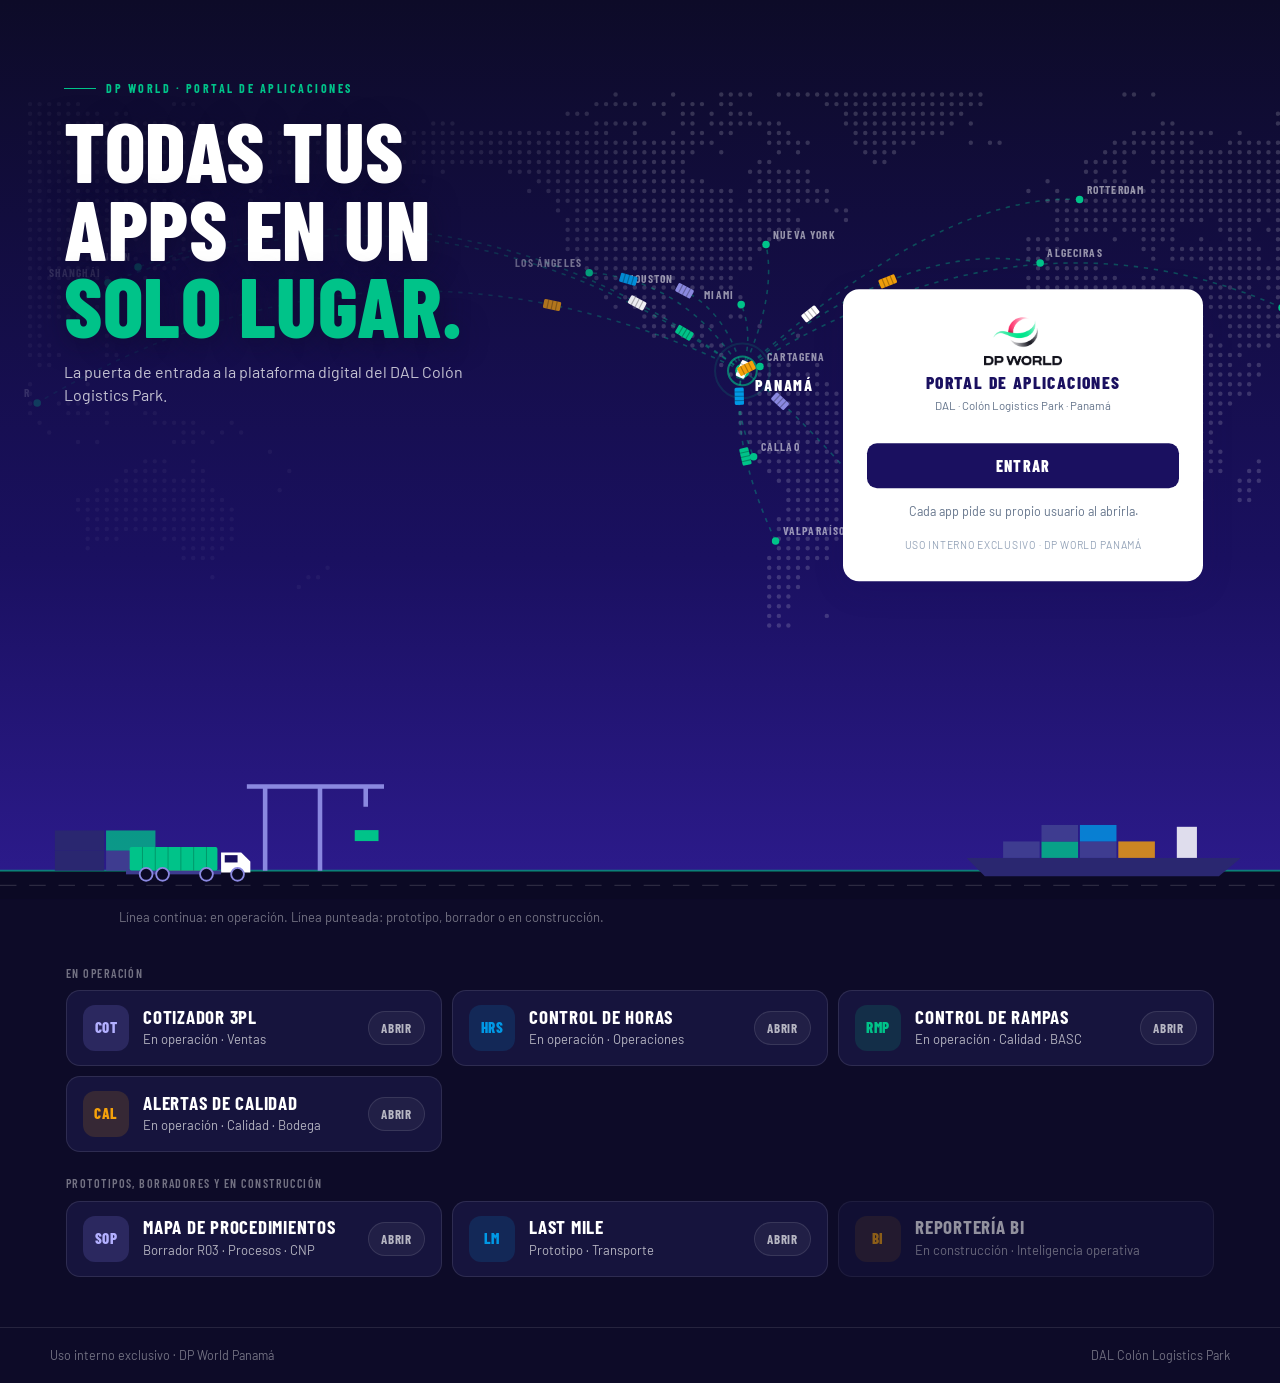
<file: index.html>
<!DOCTYPE html>
<html lang="es">
<head>
<meta charset="UTF-8">
<meta name="viewport" content="width=device-width, initial-scale=1.0, viewport-fit=cover">
<title>DP World Panamá — Portal de Aplicaciones</title>
<script>/* Tema antes de pintar (skill linea-grafica): oscuro por defecto */(function(){var t;try{t=localStorage.getItem('dpw_tema')}catch(e){}document.documentElement.setAttribute('data-theme',t==='light'?'light':'dark');})();</script>
<meta name="theme-color" content="#0d0b28">
<link rel="manifest" href="manifest.webmanifest">
<link rel="icon" type="image/png" sizes="32x32" href="dpw/pwa/favicon-32.png">
<link rel="apple-touch-icon" href="dpw/pwa/apple-touch-icon.png">
<meta name="apple-mobile-web-app-capable" content="yes">
<meta name="mobile-web-app-capable" content="yes">
<meta name="apple-mobile-web-app-title" content="Portal DP World">
<link rel="preconnect" href="https://fonts.googleapis.com">
<link rel="stylesheet" href="https://fonts.googleapis.com/css2?family=Barlow+Condensed:wght@500;600;700;800&family=Barlow:wght@400;500;600;700&display=swap">
<link rel="stylesheet" href="dpw/dpw-shell.css">
<style>
/* Cinta superior, menú desplegable y portada: dpw/dpw-shell.css (línea gráfica común, molde Last Mile).
   El contenido sigue la línea gráfica del Mapa de Procedimientos: tema oscuro índigo, barra superior con logo y tarjetas #16143d. */
:root{
  --bg:#0d0b28; --surf:#16143d; --card:#1e1c50; --raised:#252368;
  --primary:#3E3C90; --pk:#2D2B6B;
  --green:#00C389; --red:#E8003D; --amber:#f5a20b; --blue:#0099e6;
  --b0:rgba(255,255,255,.05); --b1:rgba(255,255,255,.1); --b2:rgba(255,255,255,.18);
  --t:#fff; --t2:rgba(255,255,255,.68); --t3:rgba(255,255,255,.42);
  --r:10px; --r2:6px;
  --fd:'Barlow Condensed','Arial Narrow',Arial,sans-serif;
  --fb:'Barlow','Segoe UI',Arial,sans-serif;
  color-scheme:dark;
}
/* Tema claro (skill linea-grafica): mismos tokens con fondo claro */
html[data-theme="light"]{color-scheme:light;
  --bg:#F2F3F8; --surf:#FFFFFF; --card:#EEF0F7; --raised:#E4E6F2; --primary:#1A1060;
  --green:#00996b; --amber:#b86e00; --blue:#0070b8; --red:#d10037;
  --b0:rgba(26,16,96,.04); --b1:rgba(26,16,96,.12); --b2:rgba(26,16,96,.22);
  --t:#1B1B2F; --t2:rgba(27,27,47,.72); --t3:rgba(27,27,47,.52)}
html[data-theme="light"] .app .ab{fill:#1A1060}
html[data-theme="light"] .app.main .ab{fill:#fff}
html[data-theme="light"] .app.on .ab{fill:#fff}
html[data-theme="light"] .c-p{color:#4a3fb0}
html[data-theme="light"] .app .ring[stroke^="rgba(255"]{stroke:rgba(26,16,96,.3)}
html[data-theme="light"] .btn.pri,html[data-theme="light"] .btn.pri:hover{color:#fff}
*{box-sizing:border-box}
[hidden]{display:none!important}
html,body{background:var(--bg)}
body{margin:0;color:var(--t);font-family:var(--fb);font-size:15px;line-height:1.55;-webkit-font-smoothing:antialiased}
.gut{padding-left:max(16px,env(safe-area-inset-left,0px));padding-right:max(16px,env(safe-area-inset-right,0px))}
.wrap{max-width:1180px;margin:0 auto}
h1,h2,h3{font-family:var(--fd);text-transform:uppercase;letter-spacing:.04em;margin:0;text-wrap:balance}
button,input{font:inherit;color:inherit}
a{color:inherit}
:focus-visible{outline:2px solid var(--green);outline-offset:2px}

.search{display:flex;align-items:center;gap:8px;background:var(--b0);border:1px solid var(--b1);border-radius:999px;padding:9px 16px;min-width:0;max-width:420px;margin:0 0 18px}
.search input{background:none;border:0;outline:none;width:100%;min-width:0}
.search input::placeholder{color:var(--t3)}

/* Portada */
.flow{background:linear-gradient(180deg,var(--surf),var(--bg))}
.flow-in{padding-block:22px 26px}
.kicker{font-family:var(--fd);font-size:13px;letter-spacing:.14em;text-transform:uppercase;color:var(--green);font-weight:600}
.hero-t{font-size:clamp(28px,4.6vw,44px);font-weight:800;line-height:1;margin:6px 0 8px}
.hero-p{color:var(--t2);max-width:64ch;margin:0 0 18px}
.facts{display:grid;grid-template-columns:repeat(auto-fit,minmax(170px,1fr));gap:10px;max-width:720px}
.fact{display:flex;gap:10px;align-items:center;background:var(--b0);border:1px solid var(--b1);border-radius:var(--r);padding:10px 12px}
.fact b{font-family:var(--fd);font-size:22px;font-weight:700;line-height:1}
.fact span{font-size:12.5px;color:var(--t2);line-height:1.25}

/* Hub: red de apps + tarjeta de detalle */
.lbl{font-family:var(--fd);font-size:12px;letter-spacing:.12em;text-transform:uppercase;color:var(--t3);font-weight:600;margin-bottom:8px}
.hub{display:grid;grid-template-columns:minmax(0,1fr);gap:20px;align-items:center;padding-block:20px 8px}
@media (min-width:960px){.hub{grid-template-columns:minmax(0,1.1fr) minmax(0,1fr)}}
.hub-svg svg{display:block;width:100%;height:auto;max-width:580px;margin:0 auto;overflow:visible}
.app{cursor:pointer}
.app:focus{outline:none}
.app .disc{fill:var(--card);transition:fill .15s}
.app .ab{fill:#fff}
.app:hover .disc{fill:var(--raised)}
.app.on .disc{fill:var(--green)}
.app.on .ab{fill:#06291e}
.app.on .ring,.app:focus-visible .ring{stroke:var(--green);stroke-width:3;stroke-dasharray:none}
.app.main .disc{fill:var(--primary)}
.app .lbl2{fill:var(--t2)}
.spoke{stroke:var(--b2);stroke-width:2}
.spoke.dev{stroke-dasharray:5 6}
.pulse{fill:var(--green)}
.hint{text-align:center;font-size:13px;color:var(--t3);margin:6px 0 0}

.case{background:var(--surf);border:1px solid var(--b2);border-radius:14px;overflow:hidden;min-width:0}
.case-h{display:flex;gap:14px;align-items:center;padding:18px 18px 14px;border-bottom:1px solid var(--b0)}
.i{width:46px;height:46px;border-radius:12px;display:grid;place-items:center;flex:none;font-family:var(--fd);font-weight:800;font-size:15px;letter-spacing:.04em}
.c-g{background:rgba(0,195,137,.15);color:var(--green)} .c-a{background:rgba(245,162,11,.14);color:var(--amber)}
.c-b{background:rgba(0,153,230,.15);color:var(--blue)} .c-p{background:rgba(124,121,230,.2);color:#b3b0ff}
.case-h .num{font-family:var(--fd);font-weight:700;color:var(--t3);font-size:13px;letter-spacing:.1em;text-transform:uppercase}
.case-h h2{font-size:24px;line-height:1.05}
.case-h .when{color:var(--t2);font-size:14px;margin-top:4px}
.case-b{padding:14px 18px 18px;display:grid;gap:14px}
.pill{display:inline-flex;align-items:center;gap:5px;font-size:12px;font-weight:700;padding:2px 9px;border-radius:999px;white-space:nowrap;width:max-content}
.p-y{background:rgba(0,195,137,.15);color:var(--green)} .p-h{background:rgba(245,162,11,.14);color:var(--amber)}
ul.sl{list-style:none;margin:0;padding:0;display:grid;gap:6px}
.sl li{display:flex;gap:10px;align-items:flex-start;background:var(--card);border:1px solid var(--b0);border-radius:var(--r);padding:9px 12px;font-size:14px}
.sl li::before{content:"";width:6px;height:6px;border-radius:50%;background:var(--green);margin-top:8px;flex:none}
.acts{display:flex;flex-wrap:wrap;gap:8px}
.btn{display:inline-flex;align-items:center;gap:8px;border-radius:999px;padding:9px 16px;font-family:var(--fd);font-weight:700;letter-spacing:.05em;text-transform:uppercase;font-size:15px;text-decoration:none;border:1px solid var(--b1);background:var(--card);color:var(--t2);transition:border-color .15s,background .15s}
.btn:hover{border-color:var(--b2);color:var(--t)}
.btn.pri{background:var(--green);border-color:var(--green);color:#06291e}
.btn.pri:hover{background:#00a372;color:#06291e}
.soon{color:var(--t3);font-size:14px}
.note{color:var(--t3);font-size:12.5px;margin:0}

/* Acceso directo */
.quick{padding-block:28px 50px;display:grid;gap:22px}
.list{display:grid;grid-template-columns:repeat(auto-fill,minmax(320px,1fr));gap:10px}
@media (max-width:400px){.list{grid-template-columns:1fr}}
.qa{display:flex;gap:14px;align-items:center;background:var(--surf);border:1px solid var(--b1);border-radius:14px;padding:14px 16px;text-decoration:none;transition:background .15s,border-color .15s;min-width:0}
a.qa:hover{background:var(--card);border-color:var(--b2)}
.qa.off{opacity:.55}
.qa .tx{min-width:0}
.qa h3{font-size:19px;line-height:1.05}
.qa .when{color:var(--t2);font-size:13px;margin-top:3px}
.qa .go{margin-left:auto;flex:none;padding:6px 12px;border-radius:999px;background:var(--b0);border:1px solid var(--b1);color:var(--t2);font-family:var(--fd);font-weight:700;font-size:13px;letter-spacing:.06em;text-transform:uppercase}
a.qa:hover .go{color:var(--green);border-color:var(--green)}
.empty{display:none;padding:24px;text-align:center;color:var(--t2);border:1px dashed var(--b2);border-radius:14px}

footer{border-top:1px solid var(--b1);color:var(--t3);font-size:12.5px}
footer .wrap{display:flex;flex-wrap:wrap;gap:10px;justify-content:space-between;padding-block:18px}
@media (prefers-reduced-motion:reduce){*{transition:none!important}}
@media (max-width:560px){.case-h h2{font-size:20px}}
</style>
</head>
<body>
<!-- PORTADA: molde Last Mile, escena «mapa». El portal no tiene usuarios: la tarjeta solo lleva Entrar. -->
<div class="dpw-login" id="portada">
  <button type="button" class="dpw-lg-install" data-dpw="instalar" hidden>Instalar app</button>
  <div class="dpw-lg-art" aria-hidden="true"><svg data-dpw-art></svg></div>
  <div class="dpw-lg-hero">
    <div class="dpw-lg-kick">DP World · Portal de aplicaciones</div>
    <h1 class="dpw-lg-h1"><span>Todas tus</span> <span>apps en un</span> <em>solo lugar.</em></h1>
    <p class="dpw-lg-lead">La puerta de entrada a la plataforma digital del DAL Colón Logistics Park.</p>
  </div>
  <svg class="dpw-lg-ground" data-dpw-ground aria-hidden="true"></svg>
  <div class="dpw-lg-card">
    <div class="dpw-lg-logo">
      <img src="dpw/assets/dpworld-logo-fondo-claro.png" alt="DP World">
      <div class="dpw-lg-app">Portal de aplicaciones</div>
      <div class="dpw-lg-ref">DAL · Colón Logistics Park · Panamá</div>
    </div>
    <button class="dpw-lg-btn" id="entrarBtn" type="button">Entrar</button>
    <div class="dpw-lg-note">Cada app pide su propio usuario al abrirla.</div>
    <div class="dpw-lg-foot">Uso interno exclusivo · DP World Panamá</div>
  </div>
</div>

<header class="dpw-hdr">
  <div class="dpw-hdr-l">
    <button type="button" class="dpw-burger" data-dpw="menu" aria-label="Abrir menú" aria-expanded="false" aria-controls="dpwDrawer"><span></span><span></span><span></span></button>
    <div class="dpw-logo"><img src="dpw/assets/dpworld-logo-fondo-claro.png" alt="DP World"></div>
    <div><div class="dpw-title">DP WORLD</div><div class="dpw-sub">Portal de aplicaciones</div></div>
  </div>
  <div class="dpw-hdr-r">
    <button type="button" class="dpw-hbtn dpw-install dpw-hide-sm" data-dpw="instalar" hidden>Instalar</button>
    <button type="button" class="dpw-hbtn" data-dpw="tema">Claro</button>
    <button type="button" class="dpw-salir" id="salirBtn">Salir</button>
  </div>
</header>
<div class="dpw-ov" id="dpwOv" data-dpw="menu-close" hidden></div>
<nav class="dpw-drawer" id="dpwDrawer" aria-label="Menú principal" aria-hidden="true">
  <div class="dpw-drawer-h"><div class="dpw-logo"><img src="dpw/assets/dpworld-logo-fondo-claro.png" alt="DP World"></div><div><div class="dpw-title">DP WORLD</div><div class="dpw-sub">Portal de aplicaciones</div></div><button type="button" class="dpw-close" data-dpw="menu-close" aria-label="Cerrar menú">×</button></div>
  <div class="dpw-items" id="dpwItems"></div>
  <div class="dpw-drawer-f"><span></span><button type="button" class="dpw-salir" id="salirBtn2">Salir</button></div>
</nav>

<section class="flow gut"><div class="wrap flow-in">
  <div class="kicker">Plataforma digital · Operación 3PL</div>
  <h1 class="hero-t">Todas las apps de la operación</h1>
  <p class="hero-p">Una sola puerta de entrada para el equipo. Toca cada app en el mapa para ver qué hace y abrirla, o búscala en el acceso directo.</p>
  <label class="search"><input id="q" type="search" placeholder="Buscar: horas, rampas, SOP…" aria-label="Buscar una app"></label>
  <div class="facts" id="facts"></div>
</div></section>

<main class="wrap gut">
  <section class="hub" aria-label="Hub de aplicaciones">
    <div class="hub-svg">
      <svg viewBox="0 0 520 470" id="hubSvg" role="group" aria-label="Hub y aplicaciones"></svg>
      <p class="hint">Línea continua: en operación. Línea punteada: prototipo, borrador o en construcción.</p>
    </div>
    <article class="case" id="hubCard" aria-live="polite"></article>
  </section>

  <section class="quick" aria-label="Acceso directo">
    <div><div class="lbl">En operación</div><div class="list" id="qOk"></div></div>
    <div><div class="lbl">Prototipos, borradores y en construcción</div><div class="list" id="qDev"></div></div>
    <div class="empty" id="empty">Ninguna app coincide con la búsqueda.</div>
  </section>
</main>

<footer class="gut"><div class="wrap">
  <span>Uso interno exclusivo · DP World Panamá</span>
  <span>DAL Colón Logistics Park</span>
</div></footer>

<script src="dpw/dpw-shell.js"></script>
<script src="dpw/dpw-escenas.js"></script>
<script src="dpw/dpw-mapa.js"></script>
<script>
/* Cada app: s = "ok" (en operación) o "dev" (prototipo / borrador / en construcción). links[0] es el principal.
   c = color del ícono (c-g verde, c-b azul, c-p violeta, c-a ámbar). k = palabras extra para la búsqueda. */
var APPS = [
  {id: "hub", n: "Hub", s: "ok", st: "En operación", tag: "Plataforma digital", ab: "HUB", c: "c-g",
   d: "La puerta de entrada a toda la plataforma. Acceso directo a cada app, sin recordar direcciones.",
   b: ["Un solo lugar para todo el equipo", "Funciona en PC, tableta y celular", "Base para el login único de la versión 2"]},
  {n: "Cotizador 3PL", lbl: "Cotizador", ab: "COT", c: "c-p", s: "ok", st: "En operación", tag: "Ventas",
   d: "Propuestas comerciales 3PL en minutos, con tarifas, CAPEX/OPEX y documento de entrega operativa.",
   b: ["Cotización completa en menos de 5 minutos", "Margen con semáforo y benchmark de mercado", "PDF para el cliente y ficha interna"],
   links: [["Abrir app", "https://cotizador-dpworld-i7d3.vercel.app/"]]},
  {n: "Control de Horas", lbl: "Horas", ab: "HRS", c: "c-b", s: "ok", st: "En operación", tag: "Operaciones",
   d: "El turno completo en digital, del toolbox al cierre.",
   b: ["Tareas con cronómetro y eficiencia en tiempo real", "Rutinas con QR en puntos de control", "Costo productivo contra costo perdido", "Pantalla TV para el piso de operación"],
   links: [["Abrir app", "https://control-horas-dpworld.vercel.app/"], ["Pantalla TV", "https://control-horas-dpworld.vercel.app/dashboard.html"]], k: "turnos tv"},
  {n: "Control de Rampas", lbl: "Rampas", ab: "RMP", c: "c-g", s: "ok", st: "En operación", tag: "Calidad · BASC",
   d: "Inspección de contenedores BASC SL-02-007 con fotos y resultado automático, hoy convertida en Control de Rampas: el contenedor de la rampa al puerto.",
   b: ["17 ítems con foto por ítem", "APTO o NO APTO al instante", "PDF listo para auditoría", "Seguimiento de rampas y vista para el cliente"],
   links: [["Abrir app", "https://inspeccion-contenedores-dpworld.vercel.app/"]], k: "inspección contenedores basc"},
  {n: "Alertas de Calidad", lbl: "Alertas", ab: "CAL", c: "c-a", s: "ok", st: "En operación", tag: "Calidad · Bodega",
   d: "Alertas de calidad estandarizadas y descargables, con la marca DP World.",
   b: ["Formato único para toda la operación", "PDF listo para compartir", "Trazabilidad de cada incidencia"],
   links: [["Abrir app", "https://alertas-calidad-app.vercel.app/"]]},
  {n: "Mapa de Procedimientos", lbl: "Procesos", ab: "SOP", c: "c-p", s: "dev", st: "Borrador R03", tag: "Procesos · CNP",
   d: "Todos los procedimientos de la operación de Cervecería Nacional en la bodega DP World: pasos, roles y documentos de cada caso.",
   b: ["11 procedimientos, del inbound a la facturación", "Filtro por rol para ver solo lo que le toca a cada cargo", "Pasos con casilla para marcar a medida que se completan", "Plazos clave y preguntas abiertas señaladas"],
   links: [["Abrir mapa", "mapa-procedimientos/"]], k: "sop cnp cervecería nacional procedimientos manual"},
  {n: "Last Mile", lbl: "Last Mile", ab: "LM", c: "c-b", s: "dev", st: "Prototipo", tag: "Transporte",
   d: "Coordinación de bookings y transporte de contenedores con los transportistas, del retiro de vacío a la entrega en terminal.",
   b: ["Bookings y asignación de transporte", "Visibilidad para el equipo y el cliente", "Se unirá con Control de Rampas"],
   links: [["Abrir prototipo", "https://inspeccion-contenedores-dpworld.vercel.app/last-mile/prototype/"]], k: "booking transportista cernac"},
  {n: "Reportería BI", lbl: "BI", ab: "BI", c: "c-a", s: "dev", st: "En construcción", tag: "Inteligencia operativa",
   d: "Tableros de Power BI e indicadores alimentados desde P4.",
   b: ["KPIs de operación en un solo tablero", "Reportería automática", "Base de la inteligencia operativa del año 2"], k: "power bi kpi"}
];

var reduce = window.matchMedia && matchMedia("(prefers-reduced-motion: reduce)").matches;
var svg = document.getElementById("hubSvg"), NS = "http://www.w3.org/2000/svg", cx = 260, cy = 232, R0 = 172;
function esc(t) { return String(t).replace(/[&<>"]/g, function (c) { return {"&": "&amp;", "<": "&lt;", ">": "&gt;", '"': "&quot;"}[c]; }); }
function el(t, a, p) { var e = document.createElementNS(NS, t); for (var k in a) e.setAttribute(k, a[k]); (p || svg).appendChild(e); return e; }
function ext(u) { return /^https?:/.test(u) ? ' target="_blank" rel="noopener"' : ''; }

var sats = APPS.slice(1);
var ok = sats.filter(function (a) { return a.s === "ok"; }).length;
document.getElementById("facts").innerHTML =
  '<div class="fact"><b>' + ok + '</b><span>Apps en operación</span></div>' +
  '<div class="fact"><b>' + (sats.length - ok) + '</b><span>Prototipos, borradores y en construcción</span></div>' +
  '<div class="fact"><b>1</b><span>Puerta de entrada para todo el equipo</span></div>';

sats.forEach(function (a, i) {
  var ang = -Math.PI / 2 + i * 2 * Math.PI / sats.length;
  a.x = cx + R0 * Math.cos(ang); a.y = cy + R0 * Math.sin(ang);
  el("line", {x1: cx, y1: cy, x2: a.x, y2: a.y, "class": "spoke" + (a.s === "dev" ? " dev" : "")});
  if (!reduce) {
    var c = el("circle", {r: 4, "class": "pulse"});
    el("animateMotion", {dur: (2.4 + i * .3) + "s", repeatCount: "indefinite", path: "M" + cx + " " + cy + " L" + a.x + " " + a.y}, c);
  }
});

function node(a, x, y, r, main) {
  var g = el("g", {"class": "app" + (main ? " main" : ""), tabindex: "0", role: "button", "aria-label": a.n});
  el("circle", {cx: x, cy: y, r: r, "class": "disc"}, g);
  el("circle", {cx: x, cy: y, r: r, "class": "ring", fill: "none",
    stroke: main ? "#00C389" : (a.s === "ok" ? "rgba(255,255,255,.35)" : "#f5a20b"),
    "stroke-width": main ? 3 : 2, "stroke-dasharray": a.s === "ok" ? "" : "5 5"}, g);
  var t = el("text", {x: x, y: y + (main ? 10 : 6), "text-anchor": "middle", "class": "ab",
    "font-family": "Barlow Condensed,Arial", "font-weight": "800", "font-size": main ? 30 : 17, "letter-spacing": "1"}, g);
  t.textContent = a.ab;
  if (!main) {
    var l = el("text", {x: x, y: y < cy - r ? y - r - 10 : y + r + 19, "text-anchor": "middle", "class": "lbl2",
      "font-family": "Barlow,Arial", "font-weight": "600", "font-size": "15"}, g);
    l.textContent = a.lbl;
  }
  function s() { hubSel(a); }
  g.addEventListener("click", s);
  g.addEventListener("keydown", function (e) { if (e.key === "Enter" || e.key === " ") { e.preventDefault(); s(); } });
  a.g = g;
}
sats.forEach(function (a) { node(a, a.x, a.y, 32, false); });
node(APPS[0], cx, cy, 56, true);

function hubSel(a) {
  sats.forEach(function (x) { x.g.classList.toggle("on", x === a); });
  var acts = a.links
    ? '<div class="acts">' + a.links.map(function (l, i) {
        return '<a class="btn' + (i ? '' : ' pri') + '" href="' + esc(l[1]) + '"' + ext(l[1]) + '>' + esc(l[0]) + '</a>';
      }).join("") + '</div>'
    : (a.id === "hub" ? '' : '<div class="soon">Disponible pronto.</div>');
  document.getElementById("hubCard").innerHTML =
    '<div class="case-h"><div class="i ' + a.c + '">' + esc(a.ab) + '</div><div>' +
      '<div class="num">' + esc(a.tag) + '</div><h2>' + esc(a.n) + '</h2></div></div>' +
    '<div class="case-b"><span class="pill ' + (a.s === "ok" ? "p-y" : "p-h") + '">' + esc(a.st) + '</span>' +
      '<div class="when" style="color:var(--t2)">' + esc(a.d) + '</div>' +
      '<ul class="sl">' + a.b.map(function (x) { return '<li><span>' + esc(x) + '</span></li>'; }).join("") + '</ul>' +
      acts + '</div>';
}
hubSel(APPS[0]);

/* Acceso directo: una fila por app, agrupadas por estado, filtrables con la búsqueda */
sats.forEach(function (a) {
  var link = a.links && a.links[0];
  var q = document.createElement(link ? "a" : "div");
  q.className = "qa" + (link ? "" : " off");
  if (link) { q.href = link[1]; if (/^https?:/.test(link[1])) { q.target = "_blank"; q.rel = "noopener"; } }
  q.innerHTML = '<div class="i ' + a.c + '">' + esc(a.ab) + '</div><div class="tx"><h3>' + esc(a.n) + '</h3><div class="when">' + esc(a.st) + ' · ' + esc(a.tag) + '</div></div>' +
    (link ? '<span class="go">Abrir</span>' : '');
  a.q = q;
  a.text = [a.n, a.lbl, a.ab, a.tag, a.d, a.k || ""].join(" ");
  document.getElementById(a.s === "ok" ? "qOk" : "qDev").appendChild(q);
});

function norm(t) { return t.toLowerCase().normalize("NFD").replace(/[̀-ͯ]/g, ""); }
document.getElementById("q").addEventListener("input", function () {
  var v = norm(this.value.trim()), any = false;
  sats.forEach(function (a) { var hit = !v || norm(a.text).indexOf(v) > -1; a.q.hidden = !hit; any = any || hit; });
  ["qOk", "qDev"].forEach(function (id) {
    var box = document.getElementById(id);
    box.parentNode.hidden = !Array.prototype.some.call(box.children, function (c) { return !c.hidden; });
  });
  document.getElementById("empty").style.display = any ? "none" : "block";
});

/* Portada y menú desplegable (molde Last Mile): Inicio y cada app, agrupadas por estado */
var portada = document.getElementById("portada");
function verPortada(on) {
  portada.hidden = !on;
  try { on ? sessionStorage.removeItem("hub_entro") : sessionStorage.setItem("hub_entro", "1"); } catch (e) {}
  if (!on) window.scrollTo(0, 0);
}
document.getElementById("entrarBtn").addEventListener("click", function () { verPortada(false); });
["salirBtn", "salirBtn2"].forEach(function (id) { document.getElementById(id).addEventListener("click", function () { DPW.cerrarMenu(); verPortada(true); }); });
try { if (sessionStorage.getItem("hub_entro")) portada.hidden = true; } catch (e) {}
DPW.escena("mapa", portada);
DPW.pwa("sw.js");
function abrir(u) { if (/^https?:/.test(u)) window.open(u, "_blank", "noopener"); else location.href = u; }
DPW.menu([{id: "inicio", label: "Inicio", on: function () { window.scrollTo(0, 0); }}].concat(sats.map(function (a) {
  var l = a.links && a.links[0];
  return {id: a.n, label: a.n, group: a.s === "ok" ? "En operación" : "Prototipos y en construcción", hint: l ? "" : "Pronto",
    on: l ? function () { abrir(l[1]); } : function () { hubSel(a); document.getElementById("hubCard").scrollIntoView({behavior: "smooth"}); }};
})), "inicio");
</script>
</body>
</html>
</file>
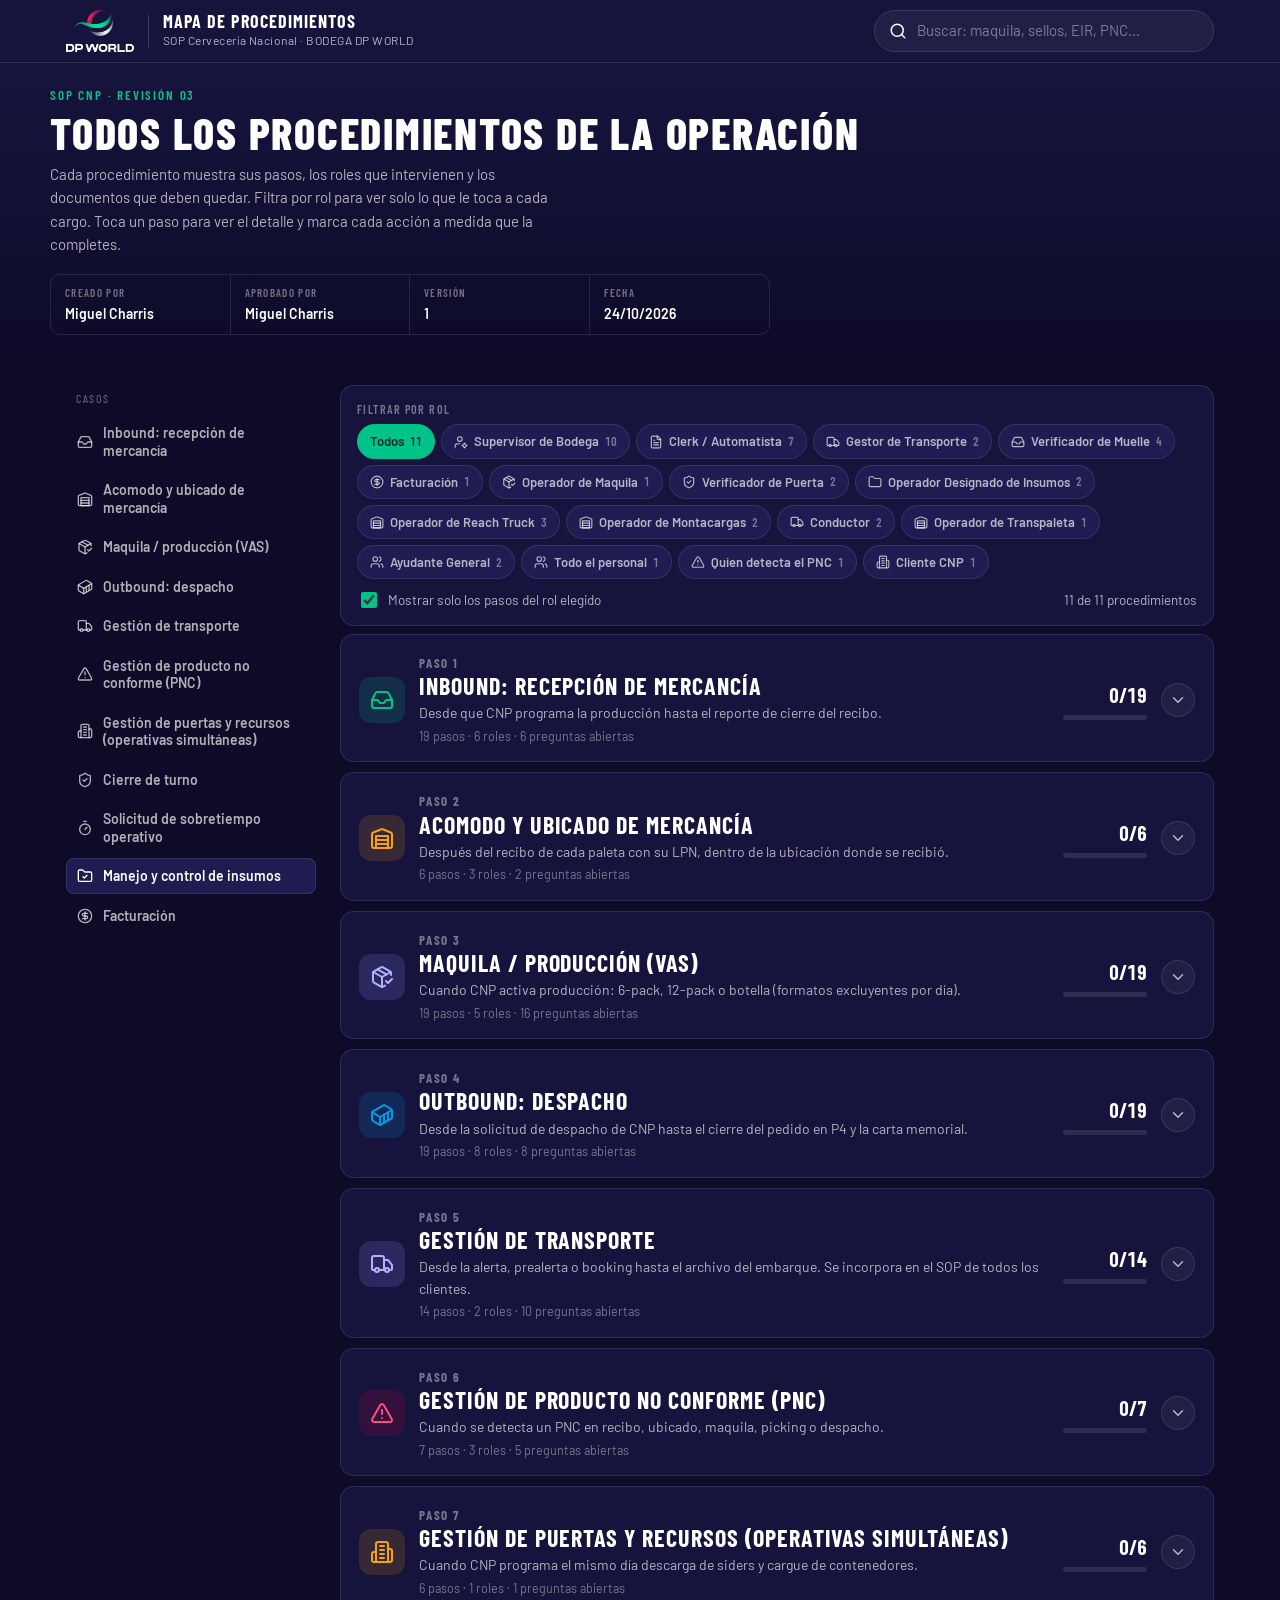
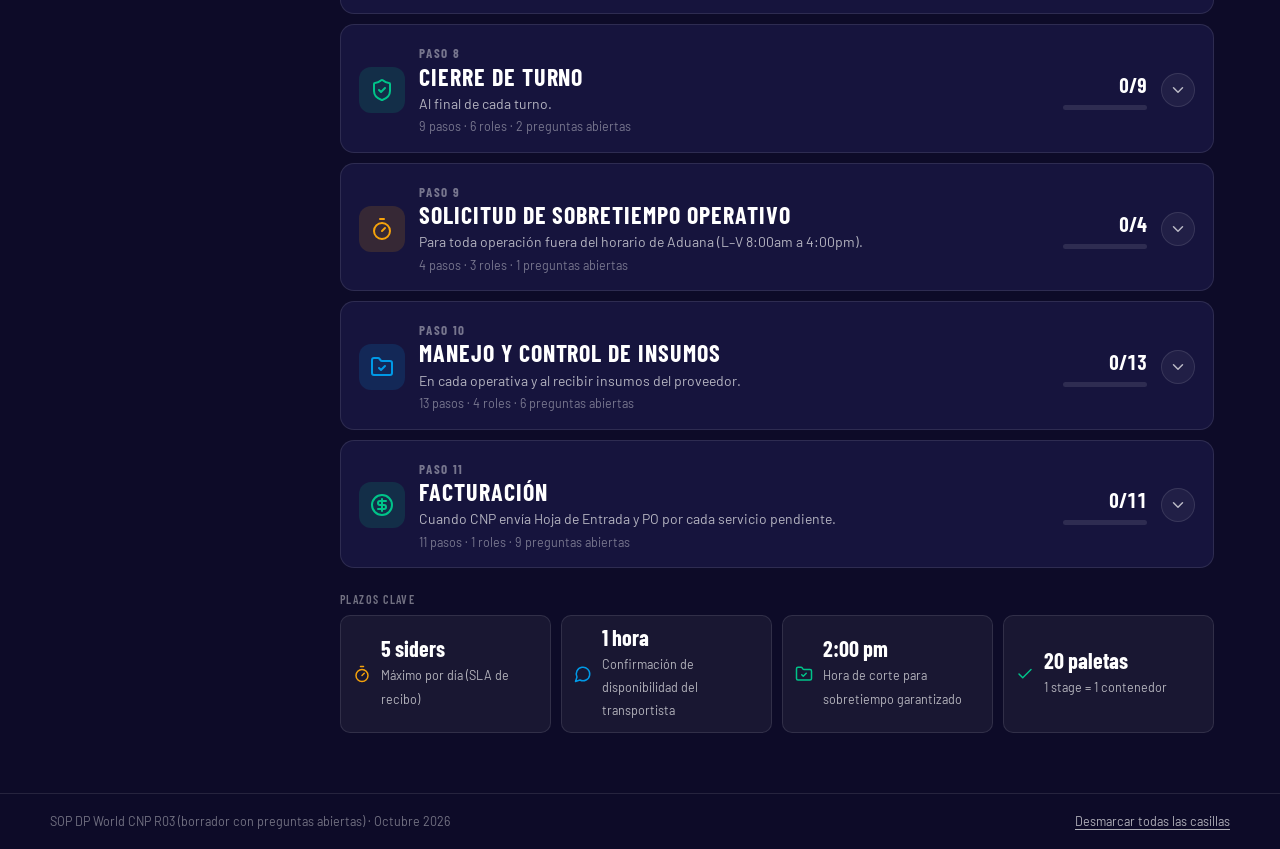
<file: mapa-procedimientos/index.html>
<!doctype html>
<html lang="es">
<head>
<meta charset="utf-8">
<meta name="viewport" content="width=device-width,initial-scale=1,viewport-fit=cover">
<style>[hidden]{display:none!important}</style>
<title>Mapa de Procedimientos CNP</title>
<meta name="claude:viewport-fit-sides" content="cover">
<link rel="preconnect" href="https://fonts.googleapis.com">
<link rel="stylesheet" href="https://fonts.googleapis.com/css2?family=Barlow+Condensed:wght@500;600;700;800&family=Barlow:wght@400;500;600;700&display=swap">
<style>
/* Layout: cabecera fija con logo y búsqueda, bloque de título con datos de control, navegación de casos a la izquierda y tarjetas desplegables a la derecha (una columna en móvil). Tema oscuro único, igual que las apps DP World. */
:root{
  --bg:#0d0b28; --surf:#16143d; --card:#1e1c50; --raised:#252368;
  --primary:#3E3C90; --pk:#2D2B6B;
  --green:#00C389; --gd:#00a372; --red:#E8003D; --amber:#f5a20b; --blue:#0099e6;
  --b0:rgba(255,255,255,.05); --b1:rgba(255,255,255,.1); --b2:rgba(255,255,255,.18);
  --t:#fff; --t2:rgba(255,255,255,.68); --t3:rgba(255,255,255,.42);
  --r:10px; --r2:6px;
  --fd:'Barlow Condensed','Arial Narrow',Arial,sans-serif;
  --fb:'Barlow','Segoe UI',Arial,sans-serif;
  color-scheme:dark;
}
*{box-sizing:border-box}
html,body{background:var(--bg)}
body{margin:0;color:var(--t);font-family:var(--fb);font-size:15px;line-height:1.55;-webkit-font-smoothing:antialiased}
body::before{content:"";position:fixed;inset:0 0 auto;height:env(safe-area-inset-top,0px);z-index:20;background:var(--surf)}
.gut{padding-left:max(16px,env(safe-area-inset-left,0px));padding-right:max(16px,env(safe-area-inset-right,0px))}
.wrap{max-width:1180px;margin:0 auto}
h1,h2,h3{font-family:var(--fd);text-transform:uppercase;letter-spacing:.04em;margin:0;text-wrap:balance}
.ico{width:18px;height:18px;stroke-width:2;flex:none}
button,input{font:inherit;color:inherit}
:focus-visible{outline:2px solid var(--green);outline-offset:2px}
.top{position:sticky;top:env(safe-area-inset-top,0px);z-index:15;background:var(--surf);border-bottom:1px solid var(--b1)}
.top-in{display:flex;align-items:center;gap:14px 18px;flex-wrap:wrap;padding-block:10px}
.brand{display:flex;align-items:center;gap:14px;margin-right:auto}
.brand img{height:42px;width:auto;display:block}
.brand .sep{width:1px;height:32px;background:var(--b2)}
.brand .t1{font-family:var(--fd);font-weight:700;font-size:18px;letter-spacing:.06em;line-height:1.05;text-transform:uppercase}
.brand .t2{font-size:12px;color:var(--t2);letter-spacing:.04em}
.search{display:flex;align-items:center;gap:8px;background:var(--b0);border:1px solid var(--b1);border-radius:999px;padding:7px 14px;min-width:0;flex:1 1 240px;max-width:340px}
.search input{background:none;border:0;outline:none;width:100%;min-width:0}
.search input::placeholder{color:var(--t3)}
.flow{background:linear-gradient(180deg,var(--surf),var(--bg))}
.flow-in{padding-block:22px 26px}
.kicker{font-family:var(--fd);font-size:13px;letter-spacing:.14em;text-transform:uppercase;color:var(--green);font-weight:600}
.hero-t{font-size:clamp(28px,4.6vw,44px);font-weight:800;line-height:1;margin:6px 0 8px}
.hero-p{color:var(--t2);max-width:64ch;margin:0 0 18px}
.ctrl{display:grid;grid-template-columns:repeat(auto-fit,minmax(140px,1fr));gap:0;margin:0;border:1px solid var(--b1);border-radius:var(--r);overflow:hidden;max-width:720px}
.ctrl>div{padding:9px 14px;border-right:1px solid var(--b1)}
.ctrl>div:last-child{border-right:0}
.ctrl dt{font-family:var(--fd);font-size:11px;letter-spacing:.12em;text-transform:uppercase;color:var(--t3);font-weight:600}
.ctrl dd{margin:2px 0 0;font-weight:600;font-size:14px}
@media (max-width:560px){.ctrl{grid-template-columns:1fr 1fr}.ctrl>div:nth-child(2){border-right:0}.ctrl>div:nth-child(-n+2){border-bottom:1px solid var(--b1)}}
.c-g{background:rgba(0,195,137,.15);color:var(--green)} .c-a{background:rgba(245,162,11,.14);color:var(--amber)}
.c-b{background:rgba(0,153,230,.15);color:var(--blue)} .c-r{background:rgba(232,0,61,.14);color:#ff4d7a}
.c-p{background:rgba(124,121,230,.2);color:#b3b0ff}
.facts{display:grid;grid-template-columns:repeat(auto-fit,minmax(170px,1fr));gap:10px;margin-top:16px}
.fact{display:flex;gap:10px;align-items:center;background:var(--b0);border:1px solid var(--b1);border-radius:var(--r);padding:10px 12px}
.fact b{font-family:var(--fd);font-size:22px;font-weight:700;line-height:1}
.fact span{font-size:12.5px;color:var(--t2);line-height:1.25}
.main{display:grid;grid-template-columns:250px minmax(0,1fr);gap:24px;padding-block:24px 60px}
@media (max-width:900px){.main{grid-template-columns:1fr}}
nav.side{position:sticky;top:calc(env(safe-area-inset-top,0px) + 74px);align-self:start;display:grid;gap:4px}
@media (max-width:900px){nav.side{position:static;display:flex;overflow-x:auto;gap:6px;padding-bottom:4px}.nv{width:auto;flex:none;min-width:auto;white-space:nowrap;border-color:var(--b1)}}
.nv{display:flex;align-items:center;gap:10px;border:1px solid transparent;background:none;border-radius:8px;padding:8px 10px;cursor:pointer;text-align:left;color:var(--t2);font-weight:600;font-size:14px;line-height:1.25;width:100%;min-width:0}
.nv:hover{background:var(--b0);color:var(--t)}
.nv.on{background:var(--card);border-color:var(--b1);color:var(--t)}
.nv .ico{width:16px;height:16px}
.nv .k{margin-left:auto;font-size:11px;color:var(--t3);font-variant-numeric:tabular-nums}
.side-h{font-family:var(--fd);font-size:12px;letter-spacing:.14em;color:var(--t3);text-transform:uppercase;padding:4px 10px}
@media (max-width:900px){.side-h{display:none}}
.cases{display:grid;gap:10px;min-width:0}
.case{background:var(--surf);border:1px solid var(--b1);border-radius:14px;overflow:hidden;scroll-margin-top:90px}
.case-h{display:flex;gap:14px;align-items:center;padding:18px 18px 14px;border-bottom:1px solid var(--b0);cursor:pointer;transition:background .15s}
.case-h:hover{background:var(--b0)}
.case-h .i{width:46px;height:46px;border-radius:12px;display:grid;place-items:center;flex:none}
.case-h .i .ico{width:24px;height:24px}
.case-h h2{font-size:24px;line-height:1.05}
.case-h .when{color:var(--t2);font-size:14px;margin-top:4px}
.case-h .num{font-family:var(--fd);font-weight:700;color:var(--t3);font-size:13px;letter-spacing:.1em}
.case:not(.open) .case-b{display:none}
.case:not(.open) .case-h{border-bottom-color:transparent}
.case.open{border-color:var(--b2)}
.chev{flex:none;width:34px;height:34px;border-radius:50%;display:grid;place-items:center;background:var(--b0);border:1px solid var(--b1);color:var(--t2);transition:transform .2s}
.case.open .chev{transform:rotate(180deg);color:var(--t)}
.prog{margin-left:auto;text-align:right;flex:none}
.prog b{font-family:var(--fd);font-size:20px;font-variant-numeric:tabular-nums}
.prog .bar{width:84px;height:5px;background:var(--b1);border-radius:3px;margin-top:4px;overflow:hidden}
.prog .bar i{display:block;height:100%;background:var(--green);width:0;transition:width .25s}
.case-b{padding:14px 18px 18px;display:grid;gap:14px}
.roles{display:flex;flex-wrap:wrap;gap:6px}
.role{display:inline-flex;align-items:center;gap:6px;font-size:12px;font-weight:700;letter-spacing:.04em;text-transform:uppercase;padding:3px 9px;border-radius:999px;border:1px solid var(--b1);color:var(--t2)}
.role .ico{width:13px;height:13px}
ol.sl{list-style:none;margin:0;padding:0;display:grid;gap:6px;counter-reset:s}
.sl li{display:grid;grid-template-columns:auto 1fr;gap:12px;align-items:start;background:var(--card);border:1px solid var(--b0);border-radius:var(--r);padding:10px 12px;cursor:pointer;counter-increment:s}
.sl li:hover{border-color:var(--b1)}
.chk{width:24px;height:24px;border-radius:7px;border:1.5px solid var(--b2);display:grid;place-items:center;font-family:var(--fd);font-weight:700;font-size:13px;color:var(--t2);margin-top:1px}
.chk::before{content:counter(s)}
.sl li.done .chk{background:var(--green);border-color:var(--green);color:#06291e}
.sl li.done .chk::before{content:"✓"}
.sl li.done .tx{color:var(--t3);text-decoration:line-through;text-decoration-color:rgba(255,255,255,.25)}
.tx b{color:var(--t)}
.tx .who{display:inline-block;font-size:11px;font-weight:700;text-transform:uppercase;letter-spacing:.05em;color:var(--blue);margin-right:6px}
.docs{display:flex;flex-wrap:wrap;gap:6px}
.doc{display:inline-flex;align-items:center;gap:6px;font-size:13px;padding:4px 10px;border-radius:var(--r2);background:var(--b0);border:1px solid var(--b1)}
.doc .ico{width:14px;height:14px;color:var(--t2)}
.lbl{font-family:var(--fd);font-size:12px;letter-spacing:.12em;text-transform:uppercase;color:var(--t3);font-weight:600;margin-bottom:6px}
.note{display:flex;gap:10px;align-items:flex-start;border-radius:var(--r);padding:10px 12px;font-size:14px;border:1px solid}
.note .ico{margin-top:2px}
.n-alert{background:rgba(232,0,61,.09);border-color:rgba(232,0,61,.35)} .n-alert .ico{color:#ff4d7a}
.n-tip{background:rgba(0,195,137,.08);border-color:rgba(0,195,137,.3)} .n-tip .ico{color:var(--green)}
.n-pay{background:rgba(245,162,11,.08);border-color:rgba(245,162,11,.3)} .n-pay .ico{color:var(--amber)}
.seg{display:flex;flex-wrap:wrap;gap:6px}
.seg button{border:1px solid var(--b1);background:var(--card);border-radius:999px;padding:7px 14px;cursor:pointer;font-family:var(--fd);font-weight:600;letter-spacing:.05em;text-transform:uppercase;font-size:14px;color:var(--t2)}
.seg button[aria-pressed="true"]{background:var(--green);border-color:var(--green);color:#06291e}
.nav-card{display:grid;grid-template-columns:repeat(auto-fit,minmax(200px,1fr));gap:10px}
.nbox{background:var(--card);border:1px solid var(--b0);border-radius:var(--r);padding:12px;display:grid;gap:8px;align-content:start}
.nbox h3{font-size:15px;display:flex;align-items:center;gap:8px;color:var(--t2)}
.nbox ul{margin:0;padding:0;list-style:none;display:grid;gap:5px}
.nbox li{display:flex;gap:8px;align-items:flex-start;font-size:14px}
.nbox li .ico{width:15px;height:15px;color:var(--green);margin-top:3px}
.nbox .none{color:var(--t3);font-size:14px}
.tree{background:var(--card);border:1px solid var(--b0);border-radius:var(--r);padding:12px 14px;font-size:14px;display:grid;gap:4px}
.tree .row{display:flex;align-items:center;gap:8px}
.tree .row.l1{padding-left:22px} .tree .row.l2{padding-left:44px;color:var(--t2)}
.tree .ico{width:16px;height:16px}
.tree .fold{color:var(--amber)} .tree .file{color:var(--t3)}
.mono{font-family:ui-monospace,Menlo,Consolas,monospace;font-size:13px}
.tw{overflow-x:auto;border:1px solid var(--b1);border-radius:var(--r)}
table{border-collapse:collapse;width:100%;font-size:14px;min-width:560px}
th{text-align:left;font-family:var(--fd);text-transform:uppercase;letter-spacing:.06em;font-size:13px;color:var(--t2);background:var(--card);padding:9px 12px;border-bottom:1px solid var(--b1)}
td{padding:9px 12px;border-top:1px solid var(--b0);vertical-align:top}
.pill{display:inline-flex;align-items:center;gap:5px;font-size:12px;font-weight:700;padding:2px 9px;border-radius:999px;white-space:nowrap}
.p-y{background:rgba(0,195,137,.15);color:var(--green)} .p-n{background:rgba(232,0,61,.14);color:#ff4d7a} .p-h{background:rgba(245,162,11,.14);color:var(--amber)}
.empty{display:none;padding:30px;text-align:center;color:var(--t2);border:1px dashed var(--b2);border-radius:14px}
footer{border-top:1px solid var(--b1);color:var(--t3);font-size:12.5px}
footer .wrap{display:flex;flex-wrap:wrap;gap:10px;justify-content:space-between;padding-block:18px}
.linkbtn{background:none;border:0;color:var(--t2);cursor:pointer;text-decoration:underline;text-underline-offset:3px;padding:0}
.filt{background:var(--surf);border:1px solid var(--b1);border-radius:14px;padding:14px 16px;display:grid;gap:10px}
.chips{display:flex;flex-wrap:wrap;gap:6px}
.chips button{display:inline-flex;align-items:center;gap:6px;border:1px solid var(--b1);background:var(--card);border-radius:999px;padding:6px 12px;cursor:pointer;font-weight:600;font-size:13px;color:var(--t2)}
.chips button .ico{width:14px;height:14px}
.chips button .n{font-family:var(--fd);font-size:12px;color:var(--t3);font-variant-numeric:tabular-nums}
.chips button[aria-pressed="true"]{background:var(--green);border-color:var(--green);color:#06291e}
.chips button[aria-pressed="true"] .n{color:#06291e}
.frow{display:flex;flex-wrap:wrap;gap:10px 18px;align-items:center;justify-content:space-between;font-size:13.5px;color:var(--t2)}
.frow label{display:inline-flex;gap:8px;align-items:center;cursor:pointer}
.frow input{accent-color:var(--green);width:16px;height:16px}
.qtag{display:inline-block;font-family:var(--fd);font-size:11px;font-weight:700;letter-spacing:.06em;padding:0 7px;border-radius:999px;background:rgba(245,162,11,.18);color:var(--amber);margin-left:4px;vertical-align:1px}
.meta{font-size:12.5px;color:var(--t3);margin-top:3px}
@media (prefers-reduced-motion:reduce){*{transition:none!important}}
@media (max-width:560px){.case-h h2{font-size:20px}.prog{display:none}.brand img{height:34px}.brand .t1{font-size:15px}}
</style>
</head>
<body>

<header class="top"><div class="wrap gut top-in">
  <div class="brand">
    <img src="[data-uri]" alt="DP World" width="68" height="42">
    <span class="sep" aria-hidden="true"></span>
    <div><div class="t1">Mapa de procedimientos</div><div class="t2">SOP Cervecería Nacional · BODEGA DP WORLD</div></div>
  </div>
  <label class="search"><i data-lucide="search" class="ico" aria-hidden="true"></i><input id="q" type="search" placeholder="Buscar: maquila, sellos, EIR, PNC…" aria-label="Buscar en el manual"></label>
</div></header>

<section class="flow gut"><div class="wrap flow-in">
  <div class="kicker">SOP CNP · Revisión 03</div>
  <h1 class="hero-t">Todos los procedimientos de la operación</h1>
  <p class="hero-p">Cada procedimiento muestra sus pasos, los roles que intervienen y los documentos que deben quedar. Filtra por rol para ver solo lo que le toca a cada cargo. Toca un paso para ver el detalle y marca cada acción a medida que la completes.</p>
  <dl class="ctrl">
    <div><dt>Creado por</dt><dd>Miguel Charris</dd></div>
    <div><dt>Aprobado por</dt><dd>Miguel Charris</dd></div>
    <div><dt>Versión</dt><dd>1</dd></div>
    <div><dt>Fecha</dt><dd>24/10/2026</dd></div>
  </dl>
</div></section>

<div class="wrap gut main">
  <nav class="side" id="side" aria-label="Casos del manual"><div class="side-h">Casos</div></nav>
  <div style="min-width:0;display:grid;gap:8px;align-content:start">
  <div class="filt" id="filt"><div><div class="lbl">Filtrar por rol</div><div class="chips" id="chips" role="group" aria-label="Filtrar por rol"></div></div>
    <div class="frow"><label for="only"><input type="checkbox" id="only" checked> Mostrar solo los pasos del rol elegido</label><span id="count" aria-live="polite"></span></div></div>
  <div class="cases" id="cases"></div>
  <div style="margin-top:14px"><div class="lbl">Plazos clave</div><div class="facts" style="margin-top:0">
    <div class="fact"><i data-lucide="timer" class="ico" style="color:var(--amber)"></i><div><b>5 siders</b><br><span>Máximo por día (SLA de recibo)</span></div></div>
    <div class="fact"><i data-lucide="message-circle" class="ico" style="color:var(--blue)"></i><div><b>1 hora</b><br><span>Confirmación de disponibilidad del transportista</span></div></div>
    <div class="fact"><i data-lucide="folder-check" class="ico" style="color:var(--green)"></i><div><b>2:00 pm</b><br><span>Hora de corte para sobretiempo garantizado</span></div></div>
    <div class="fact"><i data-lucide="check" class="ico" style="color:var(--green)"></i><div><b>20 paletas</b><br><span>1 stage = 1 contenedor</span></div></div>
  </div></div>
  </div>
</div>

<footer class="gut"><div class="wrap">
  <span>SOP DP World CNP R03 (borrador con preguntas abiertas) · Octubre 2026</span>
  <button class="linkbtn" id="reset">Desmarcar todas las casillas</button>
</div></footer>

<script>
(function(){
'use strict';
var ICONS={"chevron-down":"<path d=\"m6 9 6 6 6-6\"/>","search":"<circle cx=\"11\" cy=\"11\" r=\"8\"/><path d=\"m21 21-4.3-4.3\"/>","timer":"<path d=\"M10 2h4\"/><path d=\"M12 14l3-3\"/><circle cx=\"12\" cy=\"14\" r=\"8\"/>","message-circle":"<path d=\"M7.9 20A9 9 0 1 0 4 16.1L2 22Z\"/>","folder-check":"<path d=\"M20 20a2 2 0 0 0 2-2V8a2 2 0 0 0-2-2h-7.9a2 2 0 0 1-1.69-.9L9.6 3.9A2 2 0 0 0 7.93 3H4a2 2 0 0 0-2 2v13a2 2 0 0 0 2 2Z\"/><path d=\"m9 13 2 2 4-4\"/>","folder":"<path d=\"M20 20a2 2 0 0 0 2-2V8a2 2 0 0 0-2-2h-7.9a2 2 0 0 1-1.69-.9L9.6 3.9A2 2 0 0 0 7.93 3H4a2 2 0 0 0-2 2v13a2 2 0 0 0 2 2Z\"/>","folder-open":"<path d=\"m6 14 1.5-2.9A2 2 0 0 1 9.24 10H20a2 2 0 0 1 1.94 2.5l-1.54 6a2 2 0 0 1-1.95 1.5H4a2 2 0 0 1-2-2V5a2 2 0 0 1 2-2h3.9a2 2 0 0 1 1.69.9l.81 1.2a2 2 0 0 0 1.67.9H18a2 2 0 0 1 2 2v2\"/>","badge-dollar-sign":"<circle cx=\"12\" cy=\"12\" r=\"10\"/><path d=\"M16 8h-6a2 2 0 1 0 0 4h4a2 2 0 1 1 0 4H8\"/><path d=\"M12 18V6\"/>","inbox":"<path d=\"M22 12h-6l-2 3h-4l-2-3H2\"/><path d=\"M5.45 5.11 2 12v6a2 2 0 0 0 2 2h16a2 2 0 0 0 2-2v-6l-3.45-6.89A2 2 0 0 0 16.76 4H7.24a2 2 0 0 0-1.79 1.11z\"/>","ship":"<path d=\"M2 21c.6.5 1.2 1 2.5 1 2.5 0 2.5-2 5-2 1.3 0 1.9.5 2.5 1 .6.5 1.2 1 2.5 1 2.5 0 2.5-2 5-2 1.3 0 1.9.5 2.5 1\"/><path d=\"M19.38 20A11.6 11.6 0 0 0 21 14l-9-4-9 4c0 2.9.94 5.34 2.81 7.76\"/><path d=\"M19 13V7a2 2 0 0 0-2-2H7a2 2 0 0 0-2 2v6\"/><path d=\"M12 10v4\"/><path d=\"M12 2v3\"/>","users":"<path d=\"M16 21v-2a4 4 0 0 0-4-4H6a4 4 0 0 0-4 4v2\"/><path d=\"M22 21v-2a4 4 0 0 0-3-3.87\"/><path d=\"M16 3.13a4 4 0 0 1 0 7.75\"/><circle cx=\"9\" cy=\"7\" r=\"4\"/>","container":"<path d=\"M22 7.7c0-.6-.4-1.2-.8-1.5l-6.3-3.9a1.72 1.72 0 0 0-1.7 0l-10.3 6c-.5.2-.9.8-.9 1.4v6.6c0 .5.4 1.2.8 1.5l6.3 3.9a1.72 1.72 0 0 0 1.7 0l10.3-6c.5-.3.9-1 .9-1.5Z\"/><path d=\"M10 21.9V14L2.1 9.1\"/><path d=\"m10 14 11.9-6.9\"/><path d=\"M14 19.8v-8.1\"/><path d=\"M18 17.5V9.4\"/>","circle-x":"<circle cx=\"12\" cy=\"12\" r=\"10\"/><path d=\"m15 9-6 6\"/><path d=\"m9 9 6 6\"/>","package-check":"<path d=\"m16 16 2 2 4-4\"/><path d=\"M21 10V8a2 2 0 0 0-1-1.73l-7-4a2 2 0 0 0-2 0l-7 4A2 2 0 0 0 3 8v8a2 2 0 0 0 1 1.73l7 4a2 2 0 0 0 2 0l2-1.14\"/><path d=\"m7.5 4.27 9 5.15\"/><path d=\"M3.29 7 12 12l8.71-5\"/><path d=\"M12 22V12\"/>","anchor":"<circle cx=\"12\" cy=\"5\" r=\"3\"/><path d=\"M12 22V8\"/><path d=\"M5 12H2a10 10 0 0 0 20 0h-3\"/>","siren":"<path d=\"M7 18v-6a5 5 0 1 1 10 0v6\"/><path d=\"M5 21a1 1 0 0 0 1 1h12a1 1 0 0 0 1-1v-1a2 2 0 0 0-2-2H7a2 2 0 0 0-2 2z\"/><path d=\"M21 12h1\"/><path d=\"M18.5 4.5 18 5\"/><path d=\"M2 12h1\"/><path d=\"M12 2v1\"/><path d=\"m4.93 4.93.71.71\"/><path d=\"M12 12v6\"/>","user-cog":"<circle cx=\"10\" cy=\"7\" r=\"4\"/><path d=\"M10 15H6a4 4 0 0 0-4 4v2\"/><path d=\"M18 14v1\"/><path d=\"M18 21v1\"/><path d=\"M21 18h1\"/><path d=\"M14 18h1\"/><circle cx=\"18\" cy=\"18\" r=\"3\"/>","truck":"<path d=\"M14 18V6a2 2 0 0 0-2-2H4a2 2 0 0 0-2 2v11a1 1 0 0 0 1 1h2\"/><path d=\"M15 18H9\"/><path d=\"M19 18h2a1 1 0 0 0 1-1v-3.65a1 1 0 0 0-.22-.624l-3.48-4.35A1 1 0 0 0 17.52 8H14\"/><circle cx=\"17\" cy=\"18\" r=\"2\"/><circle cx=\"7\" cy=\"18\" r=\"2\"/>","warehouse":"<path d=\"M22 8.35V20a2 2 0 0 1-2 2H4a2 2 0 0 1-2-2V8.35A2 2 0 0 1 3.26 6.5l8-3.2a2 2 0 0 1 1.48 0l8 3.2A2 2 0 0 1 22 8.35Z\"/><path d=\"M6 18h12\"/><path d=\"M6 14h12\"/><path d=\"M6 10h12v12H6z\"/>","shield-check":"<path d=\"M20 13c0 5-3.5 7.5-7.66 8.95a1 1 0 0 1-.67-.01C7.5 20.5 4 18 4 13V6a1 1 0 0 1 1-1c2 0 4.5-1.2 6.24-2.72a1.17 1.17 0 0 1 1.52 0C14.51 3.81 17 5 19 5a1 1 0 0 1 1 1z\"/><path d=\"m9 12 2 2 4-4\"/>","building-2":"<path d=\"M6 22V4a2 2 0 0 1 2-2h8a2 2 0 0 1 2 2v18Z\"/><path d=\"M6 12H4a2 2 0 0 0-2 2v6a2 2 0 0 0 2 2h2\"/><path d=\"M18 9h2a2 2 0 0 1 2 2v9a2 2 0 0 1-2 2h-2\"/><path d=\"M10 6h4\"/><path d=\"M10 10h4\"/><path d=\"M10 14h4\"/><path d=\"M10 18h4\"/>","triangle-alert":"<path d=\"m21.73 18-8-14a2 2 0 0 0-3.48 0l-8 14A2 2 0 0 0 4 21h16a2 2 0 0 0 1.73-3\"/><path d=\"M12 9v4\"/><path d=\"M12 17h.01\"/>","lightbulb":"<path d=\"M15 14c.2-1 .7-1.7 1.5-2.5 1-.9 1.5-2.2 1.5-3.5A6 6 0 0 0 6 8c0 1 .2 2.2 1.5 3.5.7.7 1.3 1.5 1.5 2.5\"/><path d=\"M9 18h6\"/><path d=\"M10 22h4\"/>","camera":"<path d=\"M14.5 4h-5L7 7H4a2 2 0 0 0-2 2v9a2 2 0 0 0 2 2h16a2 2 0 0 0 2-2V9a2 2 0 0 0-2-2h-3l-2.5-3z\"/><circle cx=\"12\" cy=\"13\" r=\"3\"/>","info":"<circle cx=\"12\" cy=\"12\" r=\"10\"/><path d=\"M12 16v-4\"/><path d=\"M12 8h.01\"/>","file-warning":"<path d=\"M15 2H6a2 2 0 0 0-2 2v16a2 2 0 0 0 2 2h12a2 2 0 0 0 2-2V7Z\"/><path d=\"M12 9v4\"/><path d=\"M12 17h.01\"/>","lock":"<rect x=\"3\" y=\"11\" width=\"18\" height=\"11\" rx=\"2\"/><path d=\"M7 11V7a5 5 0 0 1 10 0v4\"/>","check":"<path d=\"M20 6 9 17l-5-5\"/>","file-text":"<path d=\"M15 2H6a2 2 0 0 0-2 2v16a2 2 0 0 0 2 2h12a2 2 0 0 0 2-2V7Z\"/><path d=\"M14 2v4a2 2 0 0 0 2 2h4\"/><path d=\"M10 9H8\"/><path d=\"M16 13H8\"/><path d=\"M16 17H8\"/>"};
var KEY='dpw-manual-mapa-cnp-v1';
var done={};
try{done=JSON.parse(localStorage.getItem(KEY)||'{}')||{};}catch(e){done={};}
function save(){try{localStorage.setItem(KEY,JSON.stringify(done));}catch(e){}}
function esc(s){return String(s).replace(/[&<>"]/g,function(c){return{'&':'&amp;','<':'&lt;','>':'&gt;','"':'&quot;'}[c];});}

/* ===== DATOS DEL PROCEDIMIENTO (lo único que cambia) ===== */
var ROLE={"r0": ["user-cog", "Supervisor de Bodega"], "r1": ["file-text", "Clerk / Automatista"], "r2": ["truck", "Gestor de Transporte"], "r3": ["inbox", "Verificador de Muelle"], "r4": ["badge-dollar-sign", "Facturación"], "r5": ["package-check", "Operador de Maquila"], "r6": ["shield-check", "Verificador de Puerta"], "r7": ["folder", "Operador Designado de Insumos"], "r8": ["warehouse", "Operador de Reach Truck"], "r9": ["warehouse", "Operador de Montacargas"], "r10": ["truck", "Conductor"], "r11": ["warehouse", "Operador de Transpaleta"], "r12": ["users", "Ayudante General"], "r13": ["users", "Todo el personal"], "r14": ["triangle-alert", "Quien detecta el PNC"], "r15": ["building-2", "Cliente CNP"]};
var CASES=[{"id": "inbound", "flow": 1, "ic": "inbox", "cl": "c-g", "t": "Inbound: recepción de mercancía", "kw": "entrada descarga sider recibo llegada interplanta conductor", "w": "Desde que CNP programa la producción hasta el reporte de cierre del recibo.", "roles": ["r0", "r1", "r3", "r8", "r9", "r10"], "steps": [[["r0", "r1"], "<b>Recepción de programación.</b> El cliente notifica vía WhatsApp o correo la programación de producción con 1, 2 días o hasta 1 semana de anticipación. Se notifica la activación de producción y la cantidad de siders esperados. <span class=\"qtag\">P-18</span>"], [["r0"], "<b>Asignación de ubicación.</b> Como parte de la programación previa, se define y asigna a cuál de las 2 ubicaciones operativas (Ubicación 1 / Ubicación 2) se dirige cada sider, antes de su llegada. La asignación se comunica al Verificador de Muelle. <span class=\"qtag\">P-19</span>"], [["r0"], "<b>Validación del SLA y cruce de operativas.</b> Se valida que la cantidad de siders no supere el SLA de 5 siders/día. Se cruza con operativas activas del día (maquila y salidas) y con la ubicación asignada. <span class=\"qtag\">P-20</span>"], [["r0", "r1"], "Coordinación de sobretiempo si aplica (ver 5.8)."], [["r0"], "<b>Planificación de recursos del turno.</b> Se asignan recursos según diseño operativo y ubicación asignada — Verificador de Muelle, operador MC 4 horquillas, operador reach truck."], [["r10"], "Ingreso a garita presentando 3 copias del interplanta (Ubicación 1) o DMC + Proforma (Ubicación 2)."], [["r3"], "<b>Notificación de seguridad al conductor.</b> Al recibirlo en el recinto y en la entrada de bodega, se le comunica el proceso de guía y maniobra para el descargue, como medida de prevención de accidentes. Se deja constancia de que la información fue comunicada. <span class=\"qtag\">P-21</span>"], [["r3"], "<b>Recepción documental en puerta.</b> Se recibe la documentación correspondiente a la ubicación asignada y se indica al conductor la posición de descarga."], [["r3"], "<b>Foto de inicio — PDA y grupo WhatsApp.</b> Antes de cortar los sellos, se toma foto del sider en zona de descarga desde la PDA (queda registrada de forma sistémica en la OC en P4) y se envía al grupo WhatsApp de Entradas."], [["r3"], "<b>Corte de sellos y apertura.</b> El Verificador corta los sellos del sider y da visto bueno al conductor para abrir las cortinas laterales."], [["r3"], "<b>Pre-impresión de etiquetas LPN.</b> Captura fecha de expiración, lote y formato. Pre-imprime etiquetas antes de iniciar el recibo."], [["r1"], "Creación de Orden de Compra en P4, asociada a la ubicación asignada."], [["r9"], "<b>Descarga de paletas.</b> El operador descarga de 2 en 2 y coloca en rampa."], [["r3"], "<b>Recibo en PDA en vivo.</b> Recibe paleta a paleta en tiempo real, asignando LPN y pegando etiqueta pre-impresa. Registro fotográfico sistémico desde la PDA. <span class=\"qtag\">P-22</span>"], [["r3", "r1"], "<b>Gestión de incidencias y Reporte de Incidencia.</b> Ante excedentes, faltantes, daños o cualquier acción/incidencia de fábrica o de descargue que comprometa la integridad de la mercancía, se completa el Reporte de Incidencia (SL-02-001-01) con LPN, conductor, operador, cantidades, razones y número de documentos relacionados, y se notifica al cliente en tiempo real vía WhatsApp. Incidencias que apliquen como PNC activan el procedimiento 5.5. <span class=\"qtag\">P-23</span>"], [["r8"], "<b>Ubicado de paletas.</b> Cada paleta con LPN asignado va a su área según diseño operativo y ubicación de la bodega en que se recibió (ver 5.2)."], [["r3"], "<b>Foto de fin de descarga y cierre.</b> Foto desde la PDA con envío simultáneo al grupo WhatsApp de Entradas. Se firma copia del interplanta/DMC del conductor y se entrega."], [["r1"], "<b>Carta Memorial — Aduana.</b> Al final del turno, consolidando los siders recibidos por ubicación."], [["r1", "r0"], "<b>Reporte de cierre del recibo.</b> Se envía al cliente el reporte de recibo con fotos e incidencias documentadas, incluyendo Reportes de Incidencia generados en el turno."]], "docs": ["SL-02-001-01 Reporte de Incidencia", "Formulario de Recepción de Carga", "Interplanta (Ubicación 1)", "DMC + Proforma (Ubicación 2)", "Carta Memorial"], "notes": [["n-tip", "info", "El paquete documental que respalda la recepción de cada sider depende de la ubicación asignada: Ubicación 1 utiliza Interplanta + Carta Memorial; Ubicación 2 utiliza DMC + Proforma + Carta Memorial. El Clerk / Automatista valida que estén completos los documentos correspondientes antes de cerrar la OC en P4."], ["n-pay", "file-warning", "<b>Preguntas abiertas de este procedimiento (6).</b><br><b>P-18</b> ¿Existe formato y anticipación mínima obligatoria para la programación de producción que envía CNP?<br><b>P-19</b> ¿Quién decide a qué ubicación va cada sider (DP World o CNP) y con qué criterio (capacidad, formato, producto)? ¿Con cuánta anticipación se confirma?<br><b>P-20</b> ¿El SLA de 5 siders/día aplica por ubicación o al total? ¿Qué se hace si se excede?<br><b>P-21</b> ¿Cuál es el medio de constancia de la notificación de seguridad al conductor (formato firmado, registro en PDA, foto, lista de chequeo)? ¿El instructivo de guía y maniobra existe por escrito y con qué código?<br><b>P-22</b> ¿La botella llega en siders con el mismo flujo que la lata? ¿Qué SKU, lote y expiración se capturan en la PDA para la paleta de 49 cajas plásticas?<br><b>P-23</b> ¿Plazo máximo para completar y enviar el Reporte de Incidencia, quién lo firma por DP World y por CNP, y por qué medio se envía (correo, WhatsApp)?"]], "nq": 6}, {"id": "acomodo", "flow": 2, "ic": "warehouse", "cl": "c-a", "t": "Acomodo y ubicado de mercancía", "kw": "ubicar rack almacenaje reach ubicacion", "w": "Después del recibo de cada paleta con su LPN, dentro de la ubicación donde se recibió.", "roles": ["r0", "r3", "r8"], "steps": [[["r3"], "<b>Determinación de destino.</b> Al completar el recibo de cada paleta con su LPN, se determina el destino dentro de la ubicación (Ubicación 1 o 2) donde se recibió — rack (niveles 2 y 3) o zona de maquila si la operación lo requiere."], [["r0"], "<b>Instrucción al operador.</b> Comunica la prioridad del turno cruzada con las reglas operativas R1–R5 vigentes."], [["r8"], "<b>Criterio de ubicado en rack.</b> Paleta en pallet plástico con 108 cajas se ubica en niveles 2 o 3 de rack. Registro sistemático en P4. <span class=\"qtag\">P-24</span>"], [["r8"], "<b>Registro del movimiento en P4.</b> Escanea LPN y ubicación de destino en rack con PDA, en tiempo real."], [["r8"], "<b>Ubicado directo a zona de maquila.</b> Si va directo a producción, se registra en P4 LPN + ubicación de zona de maquila."], [["r0"], "<b>Verificación de ubicado.</b> Confirmar que todas las paletas del turno estén registradas en P4 con su ubicación, dentro de su bodega correspondiente."]], "docs": [], "notes": [["n-tip", "info", "Nota: los niveles 2 y 3 de rack son exclusivos para paletas de entrada. El registro sistemático en tiempo real con PDA es obligatorio, indicando siempre la ubicación (bodega) correspondiente."], ["n-pay", "file-warning", "<b>Preguntas abiertas de este procedimiento (2).</b><br><b>P-25</b> ¿Los niveles 2 y 3 de rack y el criterio de ubicado con reach truck aplican igual en Ubicación 2? ¿Qué equipos hay allí?<br><b>P-24</b> ¿Dónde se ubican la paleta de entrada de botella (49 cajas plásticas) y la paleta terminada de 96 cajas: rack, piso o zona de producción? ¿Altura máxima de apilado?"]], "nq": 2}, {"id": "maquila", "flow": 3, "ic": "package-check", "cl": "c-p", "t": "Maquila / producción (VAS)", "kw": "vas trasiego enfardado etiquetado lata botella loose pack six pack bandejas", "w": "Cuando CNP activa producción: 6-pack, 12-pack o botella (formatos excluyentes por día).", "roles": ["r0", "r1", "r5", "r8", "r11"], "steps": [[["r0"], "<b>Evaluación de capacidad.</b> Stages disponibles, necesidad de producción del cliente, disponibilidad de paletas plásticas y capacidad de bodega, en la ubicación donde se ejecutará la maquila."], [["r0"], "<b>Aplicación de reglas R1–R5. R1 — Exclusividad.</b> Los formatos 6-pack, 12-pack y botella son mutuamente excluyentes; no corren el mismo día. El Supervisor define la operativa activa en el briefing de inicio de turno. R2 — Posicionamiento del día anterior (12-pack): posicionar hoy 65 paletas de 108 cajas para producir 50 paletas de 140 cajas al día siguiente; responsabilidad del turno anterior.   R3 — Condición de espacio: la maquila solo se activa si hay espacio disponible en Outbound / Staging; sin posiciones de staging no inicia hasta liberar espacio.   R4 — Despachos urgentes: tienen prioridad absoluta sobre la maquila; no dependen de espacio en staging y se ejecutan de inmediato al recibir la instrucción del cliente. R5 — Planificación: 1 día de maquila equivale a 2.5 contenedores de exportación; meta mínima 60 paletas/día (3 contenedores). Por debajo de la meta se notifica al cliente en el reporte de producción diaria. <span class=\"qtag\">P-27</span> <span class=\"qtag\">P-28</span> <span class=\"qtag\">P-29</span> <span class=\"qtag\">P-30</span>"], [["r0"], "<b>Determinación del formato del día.</b> Se confirma si la producción es 6-pack, 12-pack o botella. Los 3 formatos son mutuamente excluyentes por día (R1)."], [["r11"], "<b>Abastecimiento de zona de producción.</b> Traslado de paletas desde rack a zona de producción."], [["r0"], "Inspección de paleta de madera fumigada (ver MAVPOQB3401). <span class=\"qtag\">P-31</span>"], [["r0"], "Inspección pre-operacional (Formulario SL-02-009-02)."], [["r5"], "<b>Sub-proceso 6-pack.</b> Trasiego manual de cajas desde paleta plástica (108 cjs) a paleta de madera fumigada (140 cjs), enfardado, etiquetado de exportación, asignación de nuevo LPN en P4 y posicionamiento en stage."], [["r5"], "<b>Sub-proceso 12-pack.</b> Activación de mini línea de bandejas, armado de bandejas, trasiego manual con bandeja, enfardado, etiquetado, LPN y posicionamiento en stage."], [["r0"], "<b>Sub-proceso botella — instrucción del cliente.</b> CNP indica, según su venta final, el tipo de inserto que lleva la caja de cartón (loose pack o canastilla six pack) y las cantidades del día. Sin esta instrucción no se inicia la maquila de botella. <span class=\"qtag\">P-32</span>"], [["r11"], "<b>Sub-proceso botella — abastecimiento.</b> Traslado de las paletas plásticas de entrada (49 cajas plásticas × 24 botellas = 1,176 botellas por paleta) a la zona de producción. Inspección previa de la paleta de madera fumigada de salida (ver MAVPOQB3401)."], [["r5"], "<b>Sub-proceso botella — trasiego.</b> Las 24 botellas de cada caja plástica se pasan a una caja de cartón con marca Presidente (insumo suministrado por el cliente), con el inserto indicado (loose pack o canastilla six pack). La cantidad por caja se mantiene: 24 botellas. <span class=\"qtag\">P-33</span>"], [["r5"], "<b>Sub-proceso botella — paletizado.</b> Las cajas de cartón se arman sobre paleta de madera fumigada, 12 cajas por cama × 8 filas = 96 cajas por paleta (2,304 botellas). Cambia solo la cantidad de cajas por paleta: 49 de entrada, 96 de salida. <span class=\"qtag\">P-34</span>"], [["r5"], "<b>Sub-proceso botella — etiquetado.</b> Se coloca una etiqueta de 1\" × 1\" con la fecha de expiración en cada caja de cartón (nuevo envase de las 24 botellas). <span class=\"qtag\">P-35</span>"], [["r5"], "<b>Sub-proceso botella — enfardado.</b> La paleta de 96 cajas se enfarda con película stretch antes de llevarla a stage. <span class=\"qtag\">P-36</span>"], [["r1"], "<b>Sub-proceso botella — registro en P4.</b> (1) ajuste negativo en maquila (razón “maquila”) del LPN de la paleta de 49; (2) ajuste positivo en maquila (razón “maquila”) del nuevo LPN de la paleta de 96, con lote “NA” porque el lote no se conoce al momento del ajuste. El LPN nuevo puede crearse con la variante six pack o loose pack, ya definida la producción del día. <span class=\"qtag\">P-37</span>"], [["r8", "r1"], "<b>Sub-proceso botella — posicionamiento.</b> La paleta terminada se ubica en su stage (STAGE01–STAGE28) y se registra en P4. <span class=\"qtag\">P-38</span>"], [["r5"], "<b>Sub-proceso botella — cajas plásticas vacías.</b> Se arman tal cual vienen (49 cajas por paleta plástica) en la zona de cajas vacías. Se registran con ajuste positivo de misceláneos en P4, con referencia propia para la caja vacía y para la paleta negra. <span class=\"qtag\">P-39</span>"], [["r0", "r1"], "<b>Sub-proceso botella — retorno de cajas vacías.</b> Se reporta el saldo al cliente para su salida. El cliente las retira o DP World las envía a planta en furgones. <span class=\"qtag\">P-40</span>"], [["r5", "r0"], "<b>Cierre de maquila.</b> Gestión de residuos con LPN provisional en ubicación PROC y verificación de cierre en P4 — todos los LPN de 108 cjs dados de baja, todos los LPN de 140 cjs con stage asignado, sin LPN flotantes sin ubicación. Para botella: todos los LPN de 49 cajas plásticas dados de baja en maquila y todos los LPN de 96 cajas con stage asignado."]], "docs": ["SL-02-009-02 Inspección Proceso VAS", "SL-02-009-001 Verificación de Pallets de Exportación", "MAVPOQB3401 Estándares de Tarimas"], "notes": [["n-tip", "info", "CNP opera 2 unidades de negocio: Import y Export. La unidad Export produce en 3 formatos, cada uno documentado con imágenes paso a paso: lata 6-pack, lata 12-pack y botella."], ["n-tip", "info", "Pendiente: material fotográfico paso a paso de los 3 formatos (6-pack, 12-pack, botella) para anexar como referencia visual del sub-proceso. Las fichas técnicas de botella ya se incluyen en el Anexo."], ["n-tip", "info", "Nota: 6-pack, 12-pack y botella son mutuamente excluyentes por día (R1). El re-etiquetado de tarimas no conformes no está permitido fuera de la cervecería productora."], ["n-tip", "info", "Ficha técnica de referencia — Botella Presidente (entrada, salida y retorno)"], ["n-pay", "file-warning", "<b>Preguntas abiertas de este procedimiento (16).</b><br><b>P-26</b> ¿La maquila se ejecuta en una o en ambas ubicaciones? ¿Dónde se maquila botella y con qué personal y equipos?<br><b>P-43</b> ¿Quién toma y entrega las fotos paso a paso de los 3 formatos (incluir botella en proceso) y en qué fecha?<br><b>P-27</b> ¿La regla R2 (posicionamiento del día anterior) aplica a botella? ¿Cuántas paletas de 49 cajas plásticas se deben posicionar el día previo?<br><b>P-28</b> ¿R3 (espacio en Outbound/Staging) se evalúa por ubicación o sobre el total?<br><b>P-29</b> R5 dice \"1 día = 2.5 contenedores\", pero la meta de 60 paletas equivale a 3 contenedores (20 paletas por contenedor). ¿Cuál valor rige?<br><b>P-30</b> ¿La meta mínima de 60 paletas/día aplica a botella o tiene meta propia? Con 4 paletas por persona/día, 60 paletas requerirían 15 personas.<br><b>P-31</b> ¿Aplica a la paleta de 96 cajas de botella el criterio de humedad ≤ 15% (botella de vidrio) del SOP v2 y de MAVPOQB3401?<br><b>P-32</b> ¿Por qué canal y con cuánta anticipación indica CNP el tipo de inserto (loose pack / six pack) y las cantidades del día?<br><b>P-33</b> ¿Cuántas canastillas six pack lleva cada caja de cartón de 24 botellas (4) y cómo se distribuyen las botellas en el loose pack? Confirmar configuración por tipo de inserto.<br><b>P-34</b> Dos paletas de entrada (98 cajas plásticas) rinden 98 cajas de cartón y la paleta de salida lleva 96. ¿Cómo se maneja el sobrante (LPN provisional en PROC, se acumula, se consolida)?<br><b>P-35</b> ¿Quién genera e imprime la etiqueta de 1\" × 1\" con fecha de expiración (P4 o manual)? ¿Se aplica además la etiqueta de exportación de tarima (2 esquinas) como en latas?<br><b>P-36</b> ¿El estándar de enfardado de latas/vidrio (capa superior ≥ 8 vueltas, inferior ≥ 6, ≥ 4 solapamientos) aplica a la paleta de botella? ¿Existe estándar CNP específico?<br><b>P-37</b> El lote \"NA\" en el ajuste positivo pierde la trazabilidad de lote y expiración (FEFO, BASC). ¿Cómo se conserva el lote real y la expiración en el LPN de 96 cajas?<br><b>P-38</b> ¿Cuántas paletas de botella (96 cajas) forman un stage / un contenedor? ¿Aplica el múltiplo de 20 paletas?<br><b>P-39</b> ¿Cuál es la zona de cajas vacías (nombre, ubicación, capacidad en paletas) y los códigos de referencia en P4 de la caja vacía y de la paleta negra?<br><b>P-40</b> ¿Cuándo y cómo se programa el retorno de cajas vacías (retiro por CNP o envío por DP World en furgones)? ¿Con qué documento, quién paga el flete y cuál es el plazo máximo de almacenaje?"]], "nq": 16}, {"id": "outbound", "flow": 4, "ic": "container", "cl": "c-b", "t": "Outbound: despacho", "kw": "salida cargue contenedor picking stage booking sellos pick ticket", "w": "Desde la solicitud de despacho de CNP hasta el cierre del pedido en P4 y la carta memorial.", "roles": ["r0", "r1", "r2", "r6", "r9", "r10", "r12", "r13"], "steps": [[["r0"], "<b>Solicitud de despacho.</b> El cliente notifica vía WhatsApp o correo la cantidad de contenedores a despachar. Se confirma disponibilidad en staging o fecha estimada según avance de maquila. <span class=\"qtag\">P-45</span>"], [["r0"], "<b>Verificación de ubicación del inventario.</b> Antes de confirmar el despacho, se valida en P4 en cuál de las 2 ubicaciones está el inventario del pedido, para planificar staging y transporte desde la bodega correcta. <span class=\"qtag\">P-46</span>"], [["r1"], "<b>Creación de Pick Ticket en P4.</b> Un pick ticket por contenedor (20 paletas × 140 cajas × 24 unidades), asociado a la ubicación donde está el inventario. <span class=\"qtag\">P-47</span>"], [["r0"], "<b>Verificación de staging.</b> Confirmar que los stages del booking estén completos (20 paletas por stage) en la ubicación correspondiente, desde el día anterior al cargue."], [["r6"], "<b>Picking — tote y etiqueta de embarque.</b> Se asigna un tote a cada LPN con información de embarque y se coloca la etiqueta con el logo de CNP en cada paleta."], [["r2", "r0"], "<b>Gestión de transporte.</b> Al recibir la alerta, prealerta o booking del cliente, el Gestor de Transporte ejecuta de inmediato el procedimiento “Gestión de Transporte” (tabla siguiente a esta sección), en paralelo con la verificación de staging y el picking."], [["r6"], "<b>Inspección del contenedor vacío.</b> Completar el Formulario de Revisión de Contenedores — estado estructural, ausencia de olores, humedad, plagas, sellos previos, dobles fondos o compartimentos ocultos. Anomalía = no cargar y reportar de inmediato."], [["r6"], "<b>Foto de puerta y datos del contenedor.</b> Foto con número de contenedor y tara visible, enviada al grupo WhatsApp de Salidas."], [["r6", "r9"], "<b>Preparación de paletas para despacho.</b> Una vez completado el picking, las paletas se trasladan y ubican en su posición de staging (STAGE01–STAGE28) correspondiente, lista para su salida."], [["r0"], "<b>Verificación de stage completo.</b> Confirmar que el stage asignado al contenedor tiene sus 20 paletas listas antes de autorizar el inicio del cargue físico."], [["r9"], "<b>Cargue de paletas según manual del cliente.</b> Paletas colocadas de forma intercalada según el manual de cargue enviado por el cliente, para garantizar ocupación óptima del contenedor. <span class=\"qtag\">P-48</span>"], [["r12"], "<b>Insumos de protección.</b> Por contenedor, 10 desecantes de humedad y 10 bolsas de aire. <span class=\"qtag\">P-49</span>"], [["r6"], "<b>Gestión sistemática del cargue.</b> Escaneos en P4 desde la PDA e informe fotográfico completo — antes, durante y al cierre del cargue."], [["r6"], "<b>Recepción y registro de sellos.</b> Al recibir los sellos de la naviera, tomar foto de cada sello y enviar al cliente para adelantar documentación."], [["r13"], "<b>Cumplimiento obligatorio de normas de seguridad.</b> EPP completo, señalización de la zona activa, ningún personal ajeno dentro del radio de maniobra de la montacarga. El cargue se detiene ante cualquier condición insegura hasta su corrección. <span class=\"qtag\">P-50</span>"], [["r2"], "<b>Armado del paquete documental.</b> Con cargues culminados y fotos de sellos enviadas, el cliente confirma BL listo. Paquete por conductor: documentación correspondiente a la ubicación + 2 juegos de copia."], [["r10", "r2"], "<b>Sellado y salida.</b> Se sella el contenedor y se ejecuta el proceso sistemático de envío en P4 (conductor, número de contenedor, fotos, firma), generando el estado 'Enviado'."], [["r1"], "<b>Cierre del pedido en P4.</b> Después del envío se cierra el pedido para incluirlo en facturación. Pedido no cerrado = no aparece en facturación."], [["r1"], "<b>Carta Memorial — Aduana.</b> Al final del turno, elaboración por booking consolidando todos los contenedores despachados."]], "docs": ["Formulario de Revisión de Contenedores", "SL-02-009-001 Verificación de Pallets", "Carta Memorial", "Interplanta o DMC + Proforma según ubicación"], "notes": [["n-tip", "info", "El posicionamiento y la gestión de las salidas dependen de en cuál de las 2 ubicaciones/bodegas se encuentra la mercancía del cliente. El staging y armado de contenedores considera primero la ubicación física del inventario del pedido, y la coordinación de transporte se ajusta según la bodega de origen. El cumplimiento de las normas de seguridad es obligatorio en cada etapa."], ["n-tip", "info", "Documentación Outbound según ubicación: Ubicación 1 utiliza Interplanta + Carta Memorial; Ubicación 2 utiliza DMC + Proforma + Carta Memorial."], ["n-pay", "file-warning", "<b>Preguntas abiertas de este procedimiento (8).</b><br><b>P-44</b> ¿Ubicación 2 tiene su propio staging (numeración y capacidad) o usa STAGE01–STAGE28?<br><b>P-51</b> ¿Quién emite el DMC y la Proforma para Outbound en Ubicación 2 y en qué momento (antes de armar el paquete documental del conductor)?<br><b>P-45</b> ¿Cuál es la anticipación mínima de la solicitud de despacho (alerta/prealerta frente a booking)?<br><b>P-46</b> Si el inventario del pedido está repartido en ambas ubicaciones, ¿se consolida en una antes del cargue? ¿Con qué documento (DMC / tránsito), quién transporta y quién autoriza?<br><b>P-47</b> El pick ticket por contenedor se define como 20 paletas × 140 cajas × 24 unidades. ¿Cómo se define para botella (96 cajas por paleta) y para contenedores de 20' / 40'? ¿Se despacha botella mezclada con latas?<br><b>P-48</b> ¿Cuál es el patrón de cargue de la paleta de 96 cajas de botella según el manual del cliente?<br><b>P-49</b> ¿Los 10 desecantes y 10 bolsas de aire por contenedor aplican igual a botella y a contenedores de 40'?<br><b>P-50</b> ¿Qué documento HSE (código) respalda las normas de seguridad obligatorias en cargue, y existe permiso de trabajo o señalización formal para la zona activa?"]], "nq": 8}, {"id": "transporte", "flow": 5, "ic": "truck", "cl": "c-p", "t": "Gestión de transporte", "kw": "gestor transportista cabezal chasis vacios retiro lleno embarque sharepoint eir", "w": "Desde la alerta, prealerta o booking hasta el archivo del embarque. Se incorpora en el SOP de todos los clientes.", "roles": ["r0", "r2"], "steps": [[["r2"], "<b>Recepción del booking.</b> El booking llega por correo y no tiene cantidad fija de contenedores. Se revisan de inmediato los tiempos de corte críticos: retiro de vacíos, entrega de documentación y entrega de llenos al puerto. Son tiempos exigentes y no negociables."], [["r2"], "<b>Recepción de alerta / prealerta.</b> Al recibir la alerta o prealerta de despacho del cliente, se inicia de inmediato la gestión de transporte, sin esperar la recepción formal del booking."], [["r2"], "<b>Registro del booking en la plataforma de coordinación de transporte.</b> El booking se registra para que llegue directamente al transportista, con intervención de DP World en un solo paso de aprobación. <span class=\"qtag\">P-53</span>"], [["r2"], "<b>Revisión de disponibilidad de equipos.</b> Se revisa de inmediato la disponibilidad de cabezales y chasis con los proveedores de transporte aliados (partners)."], [["r2"], "<b>Programación con uno o varios proveedores.</b> De acuerdo con la cantidad de equipos necesarios, se programa con uno o varios proveedores hasta cubrir la disponibilidad total requerida. El transportista confirma su disponibilidad en un plazo de 1 hora y luego DP World aprueba la asignación. La asignación es por booking, con opción de dividirla por contenedor; puede ofrecerse a un transportista preferido (modo directo) o a varios (modo abierto). <span class=\"qtag\">P-54</span> <span class=\"qtag\">P-55</span>"], [["r2"], "<b>Coordinación de cabezales y chasis.</b> Estándar óptimo 1 chasis + 1 cabezal por contenedor. Múltiples vueltas comprometen los tiempos de corte. Ante CNP, DP World figura como transportista: chofer y cabezal figuran como DP World, con transportistas subcontratados. <span class=\"qtag\">P-56</span> <span class=\"qtag\">P-57</span>"], [["r2"], "<b>Comunicación para posicionamiento de contenedores vacíos.</b> Se mantiene comunicación cercana con el proveedor para la ubicación de los contenedores vacíos en rampa y en los espacios respectivos. <span class=\"qtag\">P-58</span>"], [["r0", "r2"], "<b>Recepción del contenedor vacío.</b> La inspección del contenedor se realiza en bodega (formulario de revisión enviado al grupo). Al llegar el vacío, el Supervisor toma foto de la puerta, solicita al conductor el EIR de retiro y lo envía al grupo de Salidas; el Gestor lo recibe para su archivo."], [["r2"], "<b>Seguimiento hasta el cargue.</b> Se mantiene comunicación continua con el proveedor durante todo el proceso, hasta el cargue del contenedor."], [["r2"], "<b>Coordinación de retiro del contenedor lleno.</b> Una vez cargado y sellado, se coordina con el proveedor el retiro del contenedor lleno, verificando que el conductor cuente con la documentación requerida. <span class=\"qtag\">P-59</span>"], [["r2"], "<b>Programación de documentación.</b> Se programa el envío de la liquidación de exportación (una sola por booking), el booking y la factura de venta."], [["r2"], "<b>Archivo documental del embarque.</b> Se archiva en SharePoint, carpeta “Embarques”, en una subcarpeta por número de booking: booking, cartas de responsabilidad, VGM, EIR, BL y TI. <span class=\"qtag\">P-60</span>"], [["r2"], "<b>Cierre del embarque.</b> Se confirma que todos los contenedores del booking fueron cargados, sellados y retirados, y se registra el embarque como completado. Los embarques que se pagan al servicio de gestión se definen en el acuerdo de servicio. <span class=\"qtag\">P-61</span>"], [["r2"], "<b>Incidencias de transporte.</b> Toda incidencia que afecte los tiempos de corte (equipos no disponibles, retrasos, documentación) se escala de inmediato al Supervisor de Bodega y al Gerente de Bodega, y se informa al cliente por el canal acordado."]], "docs": ["Booking", "Liquidación de exportación", "EIR de retiro", "Cartas de responsabilidad, VGM, BL y TI"], "notes": [["n-tip", "info", "Procedimiento transversal de transporte de exportaciones, ejecutado por el Gestor de Transporte desde la alerta, prealerta o booking hasta el archivo del embarque. Se incorpora en el SOP de cada cliente de la bodega."], ["n-pay", "file-warning", "<b>Preguntas abiertas de este procedimiento (10).</b><br><b>P-52</b> Este procedimiento debe estar en el SOP de todos los clientes. ¿Se separa como documento maestro (código SL-02-xxx) referenciado por cada SOP o se copia en cada uno? Definir dueño y control de cambios.<br><b>P-53</b> ¿Desde qué fecha opera la plataforma de coordinación de transporte (hoy en prototipo)? Mientras tanto, ¿la coordinación sigue por correo y WhatsApp?<br><b>P-54</b> Si ningún transportista confirma su disponibilidad en 1 hora, ¿se pasa a modo abierto, se reasigna o se escala? ¿A quién y en qué plazo?<br><b>P-55</b> ¿Qué proveedores de transporte (partners) están homologados, con qué capacidad y SLA? ¿Quién los contrata y paga: DP World o CNP?<br><b>P-56</b> Como DP World figura como transportista ante CNP, ¿qué cobertura de seguro y responsabilidad aplica sobre el chofer, el cabezal y la carga durante el traslado?<br><b>P-57</b> La coordinación de cabezales y chasis aparece tanto en el Gestor de Transporte de DP World como en Julio Estrada (CNP). ¿Dónde termina cada responsabilidad?<br><b>P-58</b> ¿Quién provee los contenedores vacíos (naviera/CNP), en qué ubicaciones se posicionan y cuál es el tiempo máximo en rampa?<br><b>P-59</b> ¿Qué documentos exactos lleva el conductor al retirar el contenedor lleno, por ubicación? Listarlos.<br><b>P-60</b> ¿Cuál es el plazo para archivar la documentación del embarque tras la salida y quiénes tienen acceso a la carpeta “Embarques” en SharePoint?<br><b>P-61</b> ¿Se nombra en el SOP a la empresa outsourcing del Gestor de Transporte (Door Logistic), su perfil mínimo y el acuerdo de servicio (tarifa por embarque, qué embarques se pagan y cuáles no)?"]], "nq": 10}, {"id": "pnc", "flow": 6, "ic": "triangle-alert", "cl": "c-r", "t": "Gestión de producto no conforme (PNC)", "kw": "merma hold causa raiz descarte desguace incidencia reporte", "w": "Cuando se detecta un PNC en recibo, ubicado, maquila, picking o despacho.", "roles": ["r0", "r1", "r14"], "steps": [[["r14"], "<b>Identificación y notificación.</b> Notificar de inmediato al Supervisor y completar el Reporte de Incidencia (SL-02-001-01) — datos generales, descripción, lote y fecha de expiración, condición identificada, cantidad impactada y acciones tomadas."], [["r0"], "<b>Manejo físico — segregación y contención.</b> Segregar de inmediato el producto no conforme. Colocar etiqueta roja HOLD con nombre, código, cantidad, razón (Categoría 1/2/3), fecha y responsable. <span class=\"qtag\">P-62</span>"], [["r1"], "<b>Gestión sistémica — bloqueo en P4/WMS.</b> Registrar el bloqueo del LPN con estatus HOLD. Mercancía bloqueada no puede despacharse ni procesarse hasta resolución."], [["r0"], "<b>Reporte de Causa Raíz.</b> Se elabora y se envía al cliente CNP junto con el Reporte de Incidencia, detallando las razones de la merma. Este envío da inicio formal al proceso de autorización de descarte/desguace. <span class=\"qtag\">P-63</span>"], [["r0"], "<b>Notificación al cliente.</b> Con reporte fotográfico, Reporte de Incidencia y Reporte de Causa Raíz. El cliente determina la disposición final."], [["r0"], "<b>Gestión de descarte y desguace.</b> Una vez el cliente autoriza la disposición final por escrito, DP World ejecuta el proceso de descarte y desguace. <span class=\"qtag\">P-64</span>"], [["r0"], "<b>Gestión de disposición final según instrucción del cliente.</b> Retrabajo, devolución a cervecería o destrucción/descarte ejecutado por DP World según autorización. El re-etiquetado de tarimas de exportación no está permitido fuera de la cervecería productora."]], "docs": ["SL-02-001-01 Reporte de Incidencia", "SL-02-003 Gestión de Producto No Conforme", "Reporte de Causa Raíz"], "notes": [["n-tip", "info", "Un PNC puede ser detectado en cualquier momento: recibo, ubicado, maquila, picking o despacho. Todos los involucrados tienen la responsabilidad de notificar al Supervisor de manera inmediata."], ["n-tip", "info", "<b>Categorías HOLD.</b> 1: compromete inocuidad (plagas, microorganismos, alérgenos). 2: afecta calidad sensorial (abierto, roto, oxidado, expirado, defecto de etiqueta). 3: otras razones (defecto de material de embalaje)."], ["n-pay", "file-warning", "<b>Preguntas abiertas de este procedimiento (5).</b><br><b>P-65</b> ¿Cuál es el plazo máximo para enviar el Reporte de Causa Raíz tras detectar el PNC y qué dispara su envío?<br><b>P-66</b> ¿Quiénes en CNP reciben el Reporte de Causa Raíz y autorizan el descarte (nombres y cargos)?<br><b>P-62</b> ¿Cuál es el plazo máximo de permanencia en HOLD antes de exigir la disposición al cliente?<br><b>P-63</b> ¿Quién redacta la causa raíz cuando el origen es de fábrica (CNP) frente a una causa en DP World?<br><b>P-64</b> ¿Cómo y dónde se ejecuta el descarte/desguace (proveedor externo, permisos ambientales, acta de destrucción) y a quién se cobra?"]], "nq": 5}, {"id": "puertas", "flow": 7, "ic": "building-2", "cl": "c-a", "t": "Gestión de puertas y recursos (operativas simultáneas)", "kw": "rampas yaca puerta pasillo simultaneas", "w": "Cuando CNP programa el mismo día descarga de siders y cargue de contenedores.", "roles": ["r0"], "steps": [[["r0"], "<b>Recepción de programación simultánea.</b> Al recibir programación con ambas operativas el mismo día, se evalúan restricciones de puertas, disponibilidad de rampas YACA y recursos disponibles, consultando con YACA antes de confirmar al cliente."], [["r0"], "<b>Recomendación al cliente.</b> Se pueden sugerir ventanas horarias que optimicen el flujo — descargas antes del mediodía o previo a los cargues, cargues en la tarde. Ambas operativas pueden ejecutarse en paralelo cuando la urgencia lo requiera."], [["r0"], "<b>Reunión de inicio de turno obligatoria.</b> Asignación de puertas por operativa, disponibilidad de rampas YACA confirmada, asignación de recursos, reglas de tráfico en pasillo principal de 3.20m, prioridades del turno."], [["r0"], "<b>Asignación de puertas.</b> Inbound → Puerta 1 o 3 según disponibilidad. Outbound → Puerta 3 y/o rampas YACA. Nunca asignar Puerta 1 o 2 a cargue cuando hay sider en descarga activa."], [["r0"], "<b>Gestión del pasillo principal de 3.20m.</b> Flujo unidireccional por ventanas, MC de salida espera a que el pasillo esté despejado antes de operar transversal. Se priorizan los cargues ante tiempos de corte inminentes. Capacidad combinada real ≈ 45 pal/h."], [["r0"], "<b>Monitoreo en tiempo real.</b> Se redistribuye la transpaleta eléctrica según la necesidad más urgente y se reportan incidencias de congestión al cliente en tiempo real vía WhatsApp."]], "docs": [], "notes": [["n-tip", "info", "Aplica cuando el cliente programa en el mismo día operativas de descarga de siders (Inbound) y cargue de contenedores (Outbound). La decisión de activar operativas simultáneas es del cliente — DP World ejecuta y optimiza."], ["n-tip", "info", "<b>Puertas.</b> Puerta 1: descarga de siders; no cargue si hay sider en descarga. Puerta 2: sin rampa; ninguna operativa si hay sider en descarga. Puerta 3: descarga y cargue. Rampas 4, 5 y 6 (YACA): solo cargue, sujeto a disponibilidad."], ["n-pay", "file-warning", "<b>Preguntas abiertas de este procedimiento (1).</b><br><b>P-68</b> La asignación de puertas describe la bodega actual. ¿Qué puertas y rampas tiene Ubicación 2 y qué restricciones de uso aplican?"]], "nq": 1}, {"id": "cierre", "flow": 8, "ic": "shield-check", "cl": "c-g", "t": "Cierre de turno", "kw": "briefing entrega reporte inventario spot check limpieza equipos", "w": "Al final de cada turno.", "roles": ["r0", "r1", "r3", "r6", "r7", "r12"], "steps": [[["r0"], "<b>Verificación sistemática final en P4.</b> Todos los LPN de Inbound con ubicación asignada, LPN de 140 cjs con stage asignado, residuos de maquila con LPN provisional en PROC, pick tickets del día cerrados, sin LPN flotantes sin ubicación. <span class=\"qtag\">P-69</span>"], [["r1"], "<b>Generación de reportes del día.</b> Reporte de inventario por fecha de expiración y reporte de producción diaria, enviados al cliente (ver 7.0)."], [["r3", "r6"], "<b>Spot check de inventario físico.</b> Conteo aleatorio de mínimo 2 a 3 stages o ubicaciones de rack para validar coincidencia con P4. Diferencias: documentar, notificar al Supervisor y ajustar en P4 con evidencia fotográfica."], [["r0"], "<b>Verificación de orden y limpieza.</b> Pasillos libres, paletas correctamente ubicadas, zona de maquila limpia, zona de staging organizada, área de PNC segregada y etiquetada."], [["r12"], "<b>Carga de equipos.</b> Todos los equipos quedan conectados a carga al cierre — MC 4 horquillas, MC contrabalanceada, reach truck, transpaleta eléctrica."], [["r7", "r0"], "<b>Reporte de inventario de insumos.</b> Estado de todos los insumos por ubicación — stock disponible, consumo del día y necesidades de reposición."], [["r0"], "<b>Documentación de incidencias del turno.</b> Descripción, impacto, acción tomada y responsable."], [["r0"], "<b>Briefing de cierre — entrega de turno obligatoria.</b> Operativas ejecutadas, estado del inventario y stages, incidencias, LPN pendientes, programación del siguiente turno, estado de equipos, instrucciones del cliente."], [["r0"], "<b>Reporte de cierre al cliente.</b> Resumen del día — operativas ejecutadas, siders recibidos, paletas maquiladas vs. meta, contenedores despachados, incidencias y estado general del inventario. <span class=\"qtag\">P-70</span>"]], "docs": ["SL-02-001-02 Buenas Prácticas de Almacenamiento"], "notes": [["n-pay", "file-warning", "<b>Preguntas abiertas de este procedimiento (2).</b><br><b>P-69</b> ¿Hay un cierre de turno por ubicación o uno consolidado? ¿Quién lo ejecuta en Ubicación 2?<br><b>P-70</b> ¿El reporte de cierre incluye botella (paletas de 96, cajas plásticas vacías e insumos)?"]], "nq": 2}, {"id": "sobretiempo", "flow": 9, "ic": "timer", "cl": "c-a", "t": "Solicitud de sobretiempo operativo", "kw": "horas extra aduana ana fuera de horario", "w": "Para toda operación fuera del horario de Aduana (L–V 8:00am a 4:00pm).", "roles": ["r0", "r1", "r15"], "steps": [[["r15"], "Solicitud formal por correo al Supervisor de Bodega, con copia a Miguel Charris (Gerente de Bodega), indicando fecha, horario, razón, cantidad de equipos Inbound/Outbound y otras gestiones especiales. WhatsApp es complementario, no reemplaza el correo."], [["r0"], "<b>Evaluación de viabilidad.</b> Disponibilidad de recursos, cruce con operativas ya programadas y hora de corte (2:00pm)."], [["r1"], "<b>Gestión ante Aduana.</b> Se tramita la autorización formal de sobretiempo ante ANA. Sin autorización de Aduana no hay operación extraordinaria."], [["r0"], "<b>Confirmación al cliente.</b> Se responde en el mismo hilo de correo confirmando o ajustando la solicitud, manteniendo trazabilidad."]], "docs": [], "notes": [["n-tip", "info", "El horario estándar de Aduana es lunes a viernes de 8:00am a 4:00pm. Toda operación fuera de este horario constituye sobretiempo y requiere autorización formal de Aduana y coordinación de recursos adicionales de DP World."], ["n-tip", "info", "Nota: el sobretiempo genera costos de personal DP World y de Aduana, ambos responsabilidad del cliente. Sin autorización de Aduana no hay operación extraordinaria, independientemente de la urgencia del cliente."], ["n-tip", "info", "<b>Hora de corte.</b> Solicitud antes de las 2:00pm: se gestiona con Aduana, sobretiempo garantizado. Después de las 2:00pm: requiere evaluación de viabilidad del Supervisor, no garantizado."], ["n-pay", "file-warning", "<b>Preguntas abiertas de este procedimiento (1).</b><br><b>P-71</b> ¿El horario de Aduana (L–V 8:00–16:00) y la hora de corte de 2:00pm aplican igual en Ubicación 2?"]], "nq": 1}, {"id": "insumos", "flow": 10, "ic": "folder-check", "cl": "c-b", "t": "Manejo y control de insumos", "kw": "paletas desecantes bolsas de aire canastilla loose pack caja presidente factura po packing list", "w": "En cada operativa y al recibir insumos del proveedor.", "roles": ["r0", "r1", "r3", "r7"], "steps": [[["r7"], "<b>Control de inventario de insumos.</b> Mantiene el registro por ubicación (INSUMO 1 e INSUMO 2) y por cantidad de unidades, actualizado por cada uso o consumo durante la operativa."], [["r7"], "<b>Registro de consumo por operativa.</b> Tipo, cantidad consumida, operativa asociada (Inbound / Maquila / Outbound) y saldo restante."], [["r7"], "Verificación de stock mínimo antes de iniciar cada operativa. Stock bajo o en riesgo de agotarse = notificación inmediata al Supervisor de Bodega."], [["r0"], "<b>Notificación al cliente de stock bajo.</b> A Keren Armenteros / Julio Estrada vía WhatsApp y correo — tipo de insumo, cantidad disponible, cantidad requerida y urgencia. Paletas plásticas, paletas de madera fumigada, desecantes y bolsas de aire son reposición del cliente CNP; las bandejas de cartón son reposición DP World. <span class=\"qtag\">P-73</span>"], [["r7"], "<b>Recepción de insumos (paletas, desecantes, bolsas de aire, bandejas).</b> Verifica la cantidad recibida, actualiza el registro en la ubicación correspondiente y notifica al Supervisor. Para canastilla six pack, loose pack y cajas de cartón Presidente aplican los pasos siguientes."], [["r0", "r3"], "<b>Insumos de botella — recepción de factura.</b> Al llegar el proveedor se toma la factura entregada, se realiza el conteo físico y se verifican las cantidades recibidas contra la factura. <span class=\"qtag\">P-74</span> <span class=\"qtag\">P-75</span>"], [["r1"], "<b>Insumos de botella — orden de compra en P4.</b> Se crea la orden de compra colocando en el campo PO el número de PO que indica la factura, y el número de factura en el campo Comentarios."], [["r1"], "<b>Insumos de botella — validación y liberación.</b> Se validan las cantidades, se registra en el sistema y se libera la PO a piso."], [["r3"], "<b>Insumos de botella — conteo y registro de la entrada.</b> Conteo y registro sistemático de la entrada en P4 sobre la PO liberada."], [["r1"], "<b>Insumos de botella — packing list y sello.</b> Al completar la entrada se descarga el packing list y, junto con la factura, se sella con el sello de DP World y se coloca la fecha de recepción (con sello o a mano). <span class=\"qtag\">P-76</span>"], [["r1"], "<b>Insumos de botella — envío al cliente.</b> La factura sellada se escanea y se envía al equipo de compras de Cervecería Nacional. <span class=\"qtag\">P-77</span>"], [["r1"], "<b>Insumos de botella — reporte de inventario de insumos.</b> Junto con el escaneo se envía el reporte con SKU, descripción, columna de entrada, línea de consumo del día y fila final con la cantidad de inventario. Se envía cada vez que se recibe mercancía. <span class=\"qtag\">P-78</span>"], [["r7", "r0"], "<b>Reporte de inventario de insumos al cierre del turno.</b> Stock disponible, consumo del día y necesidades de reposición."]], "docs": ["Factura del proveedor sellada", "Packing list", "Reporte de inventario de insumos"], "notes": [["n-tip", "info", "Nota: consumo estándar por contenedor Outbound — 10 desecantes + 10 bolsas de aire."], ["n-pay", "file-warning", "<b>Preguntas abiertas de este procedimiento (6).</b><br><b>P-73</b> ¿La reposición de canastilla six pack, loose pack y cajas Presidente es del cliente? ¿Aplica la notificación de stock bajo a Keren Armenteros / Julio Estrada?<br><b>P-74</b> ¿Quién ejecuta cada paso de la recepción: Supervisor de Bodega o personal de muelle (conteo) y Clerk (OC, sello, escaneo, reporte)? Asignar un responsable por paso.<br><b>P-75</b> ¿Qué se hace si el conteo no coincide con la factura (reporte de incidencia, rechazo, nota al proveedor)?<br><b>P-76</b> Se mencionó \"sello DPY\". ¿Es el sello de DP World? ¿Dónde se resguarda y qué datos lleva (fecha, nombre, firma)?<br><b>P-77</b> ¿Cuál es el contacto (nombre y correo) del equipo de compras de CNP que recibe la factura sellada y el reporte?<br><b>P-78</b> ¿El reporte de inventario de insumos sale de una consulta SQL en P4 o es un Excel manual? ¿Cómo se registra la \"línea de consumo del día\" (ajuste, orden de trabajo)?"]], "nq": 6}, {"id": "facturacion", "flow": 11, "ic": "badge-dollar-sign", "cl": "c-g", "t": "Facturación", "kw": "proforma radicacion split domy cuadro stanley rolando emilia", "w": "Cuando CNP envía Hoja de Entrada y PO por cada servicio pendiente.", "roles": ["r4"], "steps": [[["r4"], "<b>Sistema(s) del cliente involucrado(s).</b>  <span class=\"qtag\">P-79</span>"], [["r4"], "<b>Documentos utilizados.</b> Proforma · Hoja de Entrada (emitida por CNP) · PO / Orden de Compra (emitida por CNP) · Cuadro de Radicación"], [["r4"], "<b>Método de facturación — esquema de Split.</b> Esquema \"Domy\": se mantiene el mismo número de factura y se agrega una letra al final para generar el Split, según lo solicitado por CNP, evitando refacturación e impacto fiscal. <span class=\"qtag\">P-80</span>"], [["r4"], "<b>Regla de posteo / facturación fiscal.</b> No se postea ni se factura fiscalmente ningún servicio pendiente hasta que CNP envíe la Hoja de Entrada y la PO correspondientes, para evitar discrepancias en el cierre."], [["r4"], "<b>Factura fiscal vs. proforma para radicar.</b> Confirmado por Emilia (CNP): para efectos de radicación no es necesaria la factura fiscal; se puede trabajar directamente con la proforma."], [["r4"], "<b>Responsable DP World — Facturación.</b> Stanley — procede a facturar los servicios pendientes en la proforma de CR una vez recibida la documentación del cliente <span class=\"qtag\">P-81</span>"], [["r4"], "<b>Responsable DP World — Cuadro de Radicación.</b> Rolando — vela por la actualización semanal del cuadro de radicación; lo solicita al cliente y lo sube a SharePoint <span class=\"qtag\">P-83</span>"], [["r4"], "<b>Lineamiento / autorización.</b> Arelis Caballero — Country Manager DP World Panamá"], [["r4"], "<b>Responsable / contacto CNP.</b> Emilia (CNP) — confirma condiciones de radicación. Apellido y cargo formal pendientes de confirmar <span class=\"qtag\">P-82</span>"], [["r4"], "<b>Frecuencia / corte de facturación.</b> Activada por documento: se factura al recibir Hoja de Entrada + PO del cliente por cada servicio pendiente, no por corte de fecha fija. Cuadro de radicación se actualiza semanalmente <span class=\"qtag\">P-84</span>"], [["r4"], "<b>Relación con cierre de pedido en P4.</b> Un pedido no cerrado en P4 no aparece en facturación (ver 5.4)"]], "docs": [], "notes": [["n-tip", "info", "Sección incorporada porque la facturación involucra sistemas propios del cliente y requiere dejar constancia formal de los documentos utilizados, el método aplicado y la gestión realizada, con nombres propios de los responsables tanto de DP World como de CNP."], ["n-tip", "info", "Buenas Prácticas de Almacenamiento y Controles BASC"], ["n-pay", "file-warning", "<b>Preguntas abiertas de este procedimiento (9).</b><br><b>P-85</b> ¿Cuáles son los servicios facturables y su tarifa/unidad (maquila por formato, almacenaje, handling, transporte, retorno de cajas vacías) y qué documento contractual los respalda?<br><b>P-86</b> ¿La maquila de botella se factura por paleta producida, por caja o por botella? ¿El almacenaje de cajas vacías e insumos se factura?<br><b>P-87</b> ¿La facturación se separa por ubicación (entidad, tarifa, régimen)?<br><b>P-79</b> ¿Qué sistema(s) de CNP intervienen en la facturación (portal, ERP) y qué usuarios/accesos tiene DP World?<br><b>P-80</b> ¿Qué significa el esquema \"Domy\" Split, cuándo se aplica, quién lo solicita y cómo se documenta la letra agregada al número de factura?<br><b>P-81</b> ¿Qué significa \"CR\" en \"proforma de CR\"?<br><b>P-83</b> ¿Cuál es el formato, la ruta de SharePoint y el día de la semana de actualización del cuadro de radicación?<br><b>P-82</b> ¿Apellido y cargo formal de Stanley, Rolando y Emilia (CNP)?<br><b>P-84</b> ¿Existe además un corte periódico fijo de facturación o se factura solo por activación de Hoja de Entrada + PO?"]], "nq": 9}];
var NAV={"x":{v:[],s:[],o:[]}};var DEFAULT_NAV="x";var EXP=[];var PAY=[];
/* ===== FIN DE DATOS ===== */

var openSet={};
var curNav=DEFAULT_NAV;
try{curNav=localStorage.getItem(KEY+'-nav')||DEFAULT_NAV;}catch(e){}
if(!NAV[curNav])curNav=DEFAULT_NAV;

function icon(n,cls){return '<svg class="ico '+(cls||'')+'" viewBox="0 0 24 24" fill="none" stroke="currentColor" stroke-width="2" stroke-linecap="round" stroke-linejoin="round" aria-hidden="true">'+(ICONS[n]||'')+'</svg>';}
function hydrate(){document.querySelectorAll('i[data-lucide]').forEach(function(el){var t=document.createElement('span');t.innerHTML=icon(el.getAttribute('data-lucide'));var svg=t.firstChild;if(el.getAttribute('style'))svg.setAttribute('style',el.getAttribute('style'));el.replaceWith(svg);});}
function roleChips(r){return '<div class="roles">'+r.map(function(k){return '<span class="role">'+icon(ROLE[k][0])+ROLE[k][1]+'</span>';}).join('')+'</div>';}
function navHtml(){
 var d=NAV[curNav];
 var box=function(t,ic,list){return '<div class="nbox"><h3>'+icon(ic)+t+'</h3>'+(list.length?'<ul>'+list.map(function(x){return '<li>'+icon('check')+esc(x)+'</li>';}).join('')+'</ul>':'<span class="none">Sin requisito adicional registrado</span>')+'</div>';};
 return '<div id="navbox" style="display:grid;gap:14px"><div><div class="lbl">Opción</div><div class="seg" role="group" aria-label="Opción">'+Object.keys(NAV).map(function(n){return '<button data-nav="'+n+'" aria-pressed="'+(n===curNav)+'">'+n+'</button>';}).join('')+'</div></div>'+
   '<div class="nav-card">'+box('A','container',d.v)+box('B','lock',d.s)+box('C','file-warning',d.o)+'</div></div>';
}
function treeHtml(){
 return '<div><div class="lbl"></div><div class="tree">'+
  '<div class="row">'+icon('folder','fold')+'<b></b></div>'+
  '<div class="row l1">'+icon('folder-open','fold')+'<span class="mono"></span><span style="color:var(--t3);font-size:12px">← </span></div>'+
  EXP.map(function(x){return '<div class="row l2">'+icon('file-text','file')+esc(x)+'</div>';}).join('')+'</div></div>';
}
function payHtml(){
 return '<div><div class="lbl"></div><div class="tw"><table><thead><tr><th>Caso</th><th></th></tr></thead><tbody>'+
  PAY.map(function(r){return '<tr><td>'+esc(r[0])+'</td><td><span class="pill p-'+r[1]+'">'+esc(r[2])+'</span></td></tr>';}).join('')+'</tbody></table></div></div>';
}
function norm(s){return String(s).replace(/<[^>]+>/g,' ').toLowerCase().normalize('NFD').replace(/[̀-ͯ]/g,'');}
function render(){
 document.getElementById('side').innerHTML='<div class="side-h">Casos</div>'+CASES.map(function(c){
   return '<button class="nv" data-go="'+c.id+'" id="nv-'+c.id+'">'+icon(c.ic)+'<span>'+c.t+'</span><span class="k" id="k-'+c.id+'"></span></button>';}).join('');
 document.getElementById('cases').innerHTML=CASES.map(function(c){
   var extra=(c.navi?navHtml():'')+(c.tree?treeHtml():'')+(c.pay?payHtml():'');
   var text=c.t+' '+(c.kw||'')+' '+c.w+' '+c.steps.map(function(s){return s[1];}).join(' ')+' '+c.docs.join(' ')+(c.navi?' '+JSON.stringify(NAV):'')+(c.tree?' '+EXP.join(' '):'')+(c.pay?' '+PAY.map(function(r){return r[0]+' '+r[2];}).join(' '):'');
   return '<article class="case'+(openSet[c.id]?' open':'')+'" id="'+c.id+'" data-text="'+esc(norm(text))+'">'+
    '<div class="case-h" role="button" tabindex="0" aria-expanded="'+(!!openSet[c.id])+'"><span class="i '+c.cl+'">'+icon(c.ic)+'</span><div style="min-width:0"><div class="num">'+(c.flow?'PASO '+c.flow:'CASO ESPECIAL')+'</div><h2>'+c.t+'</h2><div class="when">'+c.w+'</div><div class="meta">'+c.steps.length+' pasos · '+c.roles.length+' roles'+(c.nq?' · '+c.nq+' preguntas abiertas':'')+'</div></div>'+
    '<div class="prog"><b id="p-'+c.id+'">0/'+c.steps.length+'</b><div class="bar"><i id="b-'+c.id+'"></i></div></div><span class="chev">'+icon('chevron-down')+'</span></div>'+
    '<div class="case-b">'+roleChips(c.roles)+
    '<ol class="sl">'+c.steps.map(function(s,j){var k=c.id+'-'+j;return '<li data-k="'+k+'" data-r="'+s[0].join(' ')+'" class="'+(done[k]?'done':'')+'" role="checkbox" aria-checked="'+(!!done[k])+'" tabindex="0"><span class="chk" aria-hidden="true"></span><span class="tx"><span class="who">'+s[0].map(function(x){return ROLE[x][1];}).join(' · ')+'</span>'+s[1]+'</span></li>';}).join('')+'</ol>'+
    extra+
    (c.docs.length?'<div><div class="lbl">Documentos que deben quedar</div><div class="docs">'+c.docs.map(function(d){return '<span class="doc">'+icon('file-text')+esc(d)+'</span>';}).join('')+'</div></div>':'')+
    c.notes.map(function(n){return '<div class="note '+n[0]+'">'+icon(n[1])+'<span>'+n[2]+'</span></div>';}).join('')+
    '</div></article>';}).join('')+'<div class="empty" id="empty">No hay casos que coincidan con la búsqueda.</div>';
 progress();
 hydrate();
}
function progress(){
 CASES.forEach(function(c){
   var n=c.steps.filter(function(s,j){return done[c.id+'-'+j];}).length;
   var p=document.getElementById('p-'+c.id),b=document.getElementById('b-'+c.id),k=document.getElementById('k-'+c.id);
   if(p)p.textContent=n+'/'+c.steps.length; if(b)b.style.width=(n/c.steps.length*100)+'%'; if(k)k.textContent=n?n+'/'+c.steps.length:'';
 });
}
function openCase(a,on){if(!a)return;a.classList.toggle('open',on);if(on)openSet[a.id]=1;else delete openSet[a.id];var h=a.querySelector('.case-h');if(h)h.setAttribute('aria-expanded',on);}
function toggle(li){var k=li.dataset.k;done[k]=!done[k];if(!done[k])delete done[k];li.classList.toggle('done',!!done[k]);li.setAttribute('aria-checked',!!done[k]);save();progress();}

document.addEventListener('click',function(e){
 var li=e.target.closest('.sl li'); if(li){toggle(li);return;}
 var ch=e.target.closest('.case-h'); if(ch){openCase(ch.parentElement,!ch.parentElement.classList.contains('open'));return;}
 var g=e.target.closest('[data-go]'); if(g){var el=document.getElementById(g.dataset.go);if(el){openCase(el,true);el.scrollIntoView({behavior:'smooth',block:'start'});}return;}
 var nb=e.target.closest('[data-nav]'); if(nb){curNav=nb.dataset.nav;try{localStorage.setItem(KEY+'-nav',curNav);}catch(x){}var nbx=document.getElementById('navbox');if(nbx){nbx.outerHTML=navHtml();hydrate();}return;}
 if(e.target.id==='reset'){done={};save();document.querySelectorAll('.sl li').forEach(function(l){l.classList.remove('done');l.setAttribute('aria-checked','false');});progress();}
});
document.addEventListener('keydown',function(e){var hh=e.target.closest&&e.target.closest('.case-h');if(hh&&(e.key===' '||e.key==='Enter')){e.preventDefault();openCase(hh.parentElement,!hh.parentElement.classList.contains('open'));return;}var li=e.target.closest&&e.target.closest('.sl li');if(li&&(e.key===' '||e.key==='Enter')){e.preventDefault();toggle(li);}});
var sel={}, query='';
try{sel=JSON.parse(localStorage.getItem(KEY+'-roles')||'{}')||{};}catch(e){sel={};}
function selIds(){return Object.keys(sel).filter(function(k){return sel[k]&&ROLE[k];});}
function drawChips(){
 var ids=Object.keys(ROLE),act=selIds();
 var h='<button data-role="all" aria-pressed="'+(act.length===0)+'">Todos<span class="n">'+CASES.length+'</span></button>';
 h+=ids.map(function(id){var n=CASES.filter(function(c){return c.roles.indexOf(id)>=0;}).length;return '<button data-role="'+id+'" aria-pressed="'+(!!sel[id])+'">'+icon(ROLE[id][0])+ROLE[id][1]+'<span class="n">'+n+'</span></button>';}).join('');
 document.getElementById('chips').innerHTML=h;
}
function refresh(){
 var act=selIds(),only=document.getElementById('only').checked,shown=0,q=norm(query.trim());
 document.querySelectorAll('.case').forEach(function(a){
   var c=CASES.filter(function(x){return x.id===a.id;})[0];
   var okR=!act.length||act.some(function(r){return c.roles.indexOf(r)>=0;});
   var okQ=!q||a.dataset.text.indexOf(q)>=0;
   var ok=okR&&okQ; a.hidden=!ok;
   var nv=document.getElementById('nv-'+a.id); if(nv)nv.hidden=!ok;
   if(ok){shown++; if(q||act.length)openCase(a,true);}
   var vis=0;
   a.querySelectorAll('.sl li').forEach(function(li){
     var mine=!act.length||li.dataset.r.split(' ').some(function(r){return act.indexOf(r)>=0;});
     li.hidden=only&&act.length&&!mine; if(!li.hidden)vis++;
   });
   var m=a.querySelector('.meta');
   if(m&&act.length){var tot=c.steps.length;m.textContent=(only?vis+' de '+tot+' pasos del rol':tot+' pasos')+' · '+c.roles.length+' roles'+(c.nq?' · '+c.nq+' preguntas abiertas':'');}
   else if(m){m.textContent=c.steps.length+' pasos · '+c.roles.length+' roles'+(c.nq?' · '+c.nq+' preguntas abiertas':'');}
 });
 document.getElementById('empty').style.display=shown?'none':'block';
 document.getElementById('count').textContent=shown+' de '+CASES.length+' procedimientos';
 drawChips(); hydrate();
}
document.getElementById('q').addEventListener('input',function(e){query=e.target.value;refresh();});
document.getElementById('only').addEventListener('change',refresh);
document.getElementById('chips').addEventListener('click',function(e){
 var b=e.target.closest('[data-role]'); if(!b)return;
 var r=b.dataset.role;
 if(r==='all'){sel={};}else{if(sel[r])delete sel[r];else sel[r]=1;}
 try{localStorage.setItem(KEY+'-roles',JSON.stringify(sel));}catch(x){}
 refresh();
});
var io=('IntersectionObserver' in window)?new IntersectionObserver(function(es){es.forEach(function(en){if(en.isIntersecting){document.querySelectorAll('.nv').forEach(function(n){n.classList.toggle('on',n.dataset.go===en.target.id);});}});},{rootMargin:'-40% 0px -55% 0px'}):null;
render();refresh();
if(io)document.querySelectorAll('.case').forEach(function(a){io.observe(a);});
})();
</script>
</body>
</html>
</file>
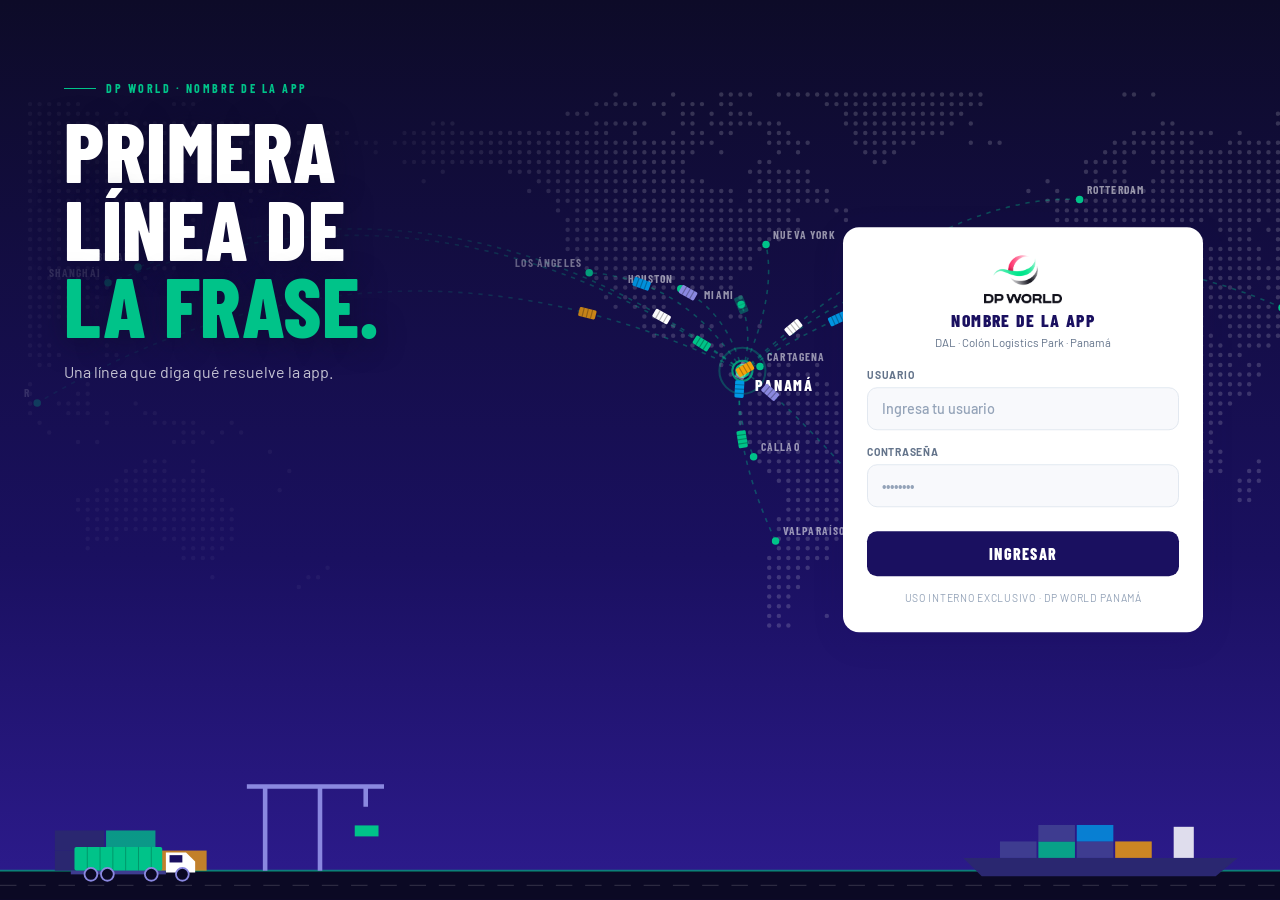
<file: .claude/skills/linea-grafica/kit/plantilla.html>
<!DOCTYPE html>
<html lang="es">
<head>
<meta charset="UTF-8">
<meta name="viewport" content="width=device-width, initial-scale=1.0, viewport-fit=cover">
<title>Plantilla — DP World</title>
<!-- Tema antes de pintar: lee la preferencia guardada; el valor por defecto de cada app va al final ('dark' o 'light') -->
<script>(function(){var t;try{t=localStorage.getItem('dpw_tema')}catch(e){}document.documentElement.setAttribute('data-theme',t==='light'||t==='dark'?t:'dark');})();</script>
<link rel="manifest" href="pwa/manifest.webmanifest">
<link rel="icon" type="image/png" sizes="32x32" href="pwa/favicon-32.png">
<link rel="apple-touch-icon" href="pwa/apple-touch-icon.png">
<meta name="apple-mobile-web-app-capable" content="yes">
<meta name="mobile-web-app-capable" content="yes">
<meta name="theme-color" content="#1A1060">
<link rel="stylesheet" href="https://fonts.googleapis.com/css2?family=Barlow+Condensed:wght@400;600;700;800&family=Barlow:wght@400;500;600&display=swap">
<link rel="stylesheet" href="dpw-shell.css">
<style>
/* Solo para la plantilla: contenido de ejemplo. Cada app conserva su propio CSS de contenido. */
body{margin:0;background:#0d0b28;color:#fff;font-family:'Barlow',sans-serif}
html[data-theme="light"] body{background:#F2F3F8;color:#1B1B2F}
.demo{max-width:1160px;margin:0 auto;padding:24px 16px}
.demo h1{font:800 28px 'Barlow Condensed',sans-serif;text-transform:uppercase;letter-spacing:.5px;margin:0 0 6px}
.demo p{margin:0;opacity:.7}
</style>
</head>
<body>
<!-- LOGIN: frase de la app + escena animada propia + tarjeta blanca -->
<div class="dpw-login" id="dpwLogin">
  <button type="button" class="dpw-lg-install" data-dpw="instalar" hidden>Instalar app</button>
  <div class="dpw-lg-art" aria-hidden="true"><svg data-dpw-art></svg></div>
  <div class="dpw-lg-hero">
    <div class="dpw-lg-kick">DP World · Nombre de la app</div>
    <h1 class="dpw-lg-h1"><span>Primera</span> <span>línea de</span> <em>la frase.</em></h1>
    <p class="dpw-lg-lead">Una línea que diga qué resuelve la app.</p>
  </div>
  <svg class="dpw-lg-ground" data-dpw-ground aria-hidden="true"></svg>
  <div class="dpw-lg-card">
    <div class="dpw-lg-logo">
      <img src="assets/dpworld-logo-fondo-claro.png" alt="DP World">
      <div class="dpw-lg-app">Nombre de la app</div>
      <div class="dpw-lg-ref">DAL · Colón Logistics Park · Panamá</div>
    </div>
    <div class="dpw-lg-err" id="lgErr">Usuario o contraseña incorrectos</div>
    <form id="lgForm" novalidate>
      <div class="dpw-lg-fg"><label class="dpw-lg-lbl" for="lgUser">Usuario</label><input class="dpw-lg-in" id="lgUser" placeholder="Ingresa tu usuario" autocomplete="username"></div>
      <div class="dpw-lg-fg"><label class="dpw-lg-lbl" for="lgPass">Contraseña</label><input class="dpw-lg-in" id="lgPass" type="password" placeholder="••••••••" autocomplete="current-password"></div>
      <button class="dpw-lg-btn" type="submit">Ingresar</button>
    </form>
    <div class="dpw-lg-foot">Uso interno exclusivo · DP World Panamá</div>
  </div>
</div>

<!-- CINTA SUPERIOR -->
<header class="dpw-hdr">
  <div class="dpw-hdr-l">
    <button type="button" class="dpw-burger" data-dpw="menu" aria-label="Abrir menú" aria-expanded="false" aria-controls="dpwDrawer"><span></span><span></span><span></span></button>
    <div class="dpw-logo"><img src="assets/dpworld-logo-fondo-claro.png" alt="DP World"></div>
    <div><div class="dpw-title">DP WORLD</div><div class="dpw-sub" id="dpwSub">Nombre de la app</div></div>
  </div>
  <div class="dpw-hdr-r">
    <button type="button" class="dpw-hbtn dpw-install dpw-hide-sm" data-dpw="instalar" hidden>Instalar</button>
    <button type="button" class="dpw-hbtn" data-dpw="tema">Claro</button>
    <span class="dpw-role dpw-hide-sm">Supervisor</span>
    <button type="button" class="dpw-salir" id="salirBtn">Salir</button>
  </div>
</header>

<!-- MENÚ DESPLEGABLE -->
<div class="dpw-ov" id="dpwOv" data-dpw="menu-close" hidden></div>
<nav class="dpw-drawer" id="dpwDrawer" aria-label="Menú principal" aria-hidden="true">
  <div class="dpw-drawer-h"><div class="dpw-logo"><img src="assets/dpworld-logo-fondo-claro.png" alt="DP World"></div><div><div class="dpw-title">DP WORLD</div><div class="dpw-sub">Nombre de la app</div></div><button type="button" class="dpw-close" data-dpw="menu-close" aria-label="Cerrar menú">×</button></div>
  <div class="dpw-who" id="dpwWho"></div>
  <div class="dpw-items" id="dpwItems"></div>
  <div class="dpw-drawer-f"><span></span><button type="button" class="dpw-salir" id="salirBtn2">Salir</button></div>
</nav>

<main class="demo" id="vista"></main>

<script src="dpw-shell.js"></script>
<script src="dpw-escenas.js"></script>
<script src="dpw-mapa.js"></script>
<script>
// ?escena=bodega|patio|flujo|radar|mapa  ·  ?tema=light  ·  ?login=0 abre la app directo
// Tema e Instalar no necesitan código: los botones data-dpw los maneja dpw-shell.js
const q=new URLSearchParams(location.search),escena=q.get('escena')||'mapa';
if(q.get('tema'))DPW.ponerTema(q.get('tema'));
const login=document.getElementById('dpwLogin');
const vistas={inicio:'Inicio',reportes:'Reportes',insights:'Insights',tv:'Vista TV',config:'Configuración'};
let actual='inicio';
function pintar(){
  document.getElementById('vista').innerHTML='<h1>'+vistas[actual]+'</h1><p>Contenido de la sección.</p>';
  DPW.menu([
    {id:'inicio',label:'Inicio',on:()=>ir('inicio')},
    {id:'reportes',label:'Reportes',on:()=>ir('reportes')},
    {id:'insights',label:'Insights',badge:3,on:()=>ir('insights')},
    {id:'tv',label:'Vista TV',hint:'pantalla completa',on:()=>ir('tv')},
    {id:'config',label:'Configuración',group:'Administración',on:()=>ir('config')}
  ],actual);
  DPW.quien('Sesión','Supervisor · Turno A');
}
function ir(k){actual=k;pintar();}
document.getElementById('lgForm').onsubmit=e=>{e.preventDefault();login.hidden=true;pintar();};
['salirBtn','salirBtn2'].forEach(id=>document.getElementById(id).onclick=()=>{DPW.cerrarMenu();login.hidden=false;});
if(q.get('login')==='0'){login.hidden=true;}
pintar();
DPW.escena(escena,login);
DPW.pwa('pwa/sw.js');
</script>
</body>
</html>
</file>
<file: dpw/dpw-shell.css>
/* ═══ DP World Panamá · cascarón común de las apps (molde: Last Mile) ═══
   Login con escena animada propia de cada app, cinta superior blanca, menú desplegable lateral y tema claro/oscuro.
   Todo va con prefijo dpw- para no chocar con el CSS de cada app. Sin íconos ni emojis: solo texto.
   Las fuentes (Barlow y Barlow Condensed) las carga cada app.
   Tema: html[data-theme="light"|"dark"] (Last Mile usa body.theme-light). Ver dpw-shell.js y SKILL.md. */
:root{
  --dpw-indigo:#1A1060;--dpw-indigo-h:#2A1F8F;--dpw-primary:#3E3C90;
  --dpw-green:#00C389;--dpw-red:#E8003D;--dpw-amber:#f5a20b;--dpw-blue:#0099e6;--dpw-violet:#8a88e0;
  --dpw-surf:#16143d;--dpw-b0:rgba(255,255,255,.05);--dpw-b1:rgba(255,255,255,.1);--dpw-b2:rgba(255,255,255,.18);
  --dpw-t:#fff;--dpw-t2:rgba(255,255,255,.65);--dpw-t3:rgba(255,255,255,.4);
  --dpw-active:rgba(62,60,144,.3);--dpw-ov:rgba(0,0,0,.55);--dpw-shadow:8px 0 32px rgba(0,0,0,.45);
  --dpw-fd:'Barlow Condensed','Arial Narrow',Arial,sans-serif;--dpw-fb:'Barlow','Segoe UI',Arial,sans-serif;
}
html[data-theme="light"],body.theme-light{
  --dpw-green:#00996b;--dpw-surf:#fff;--dpw-b0:rgba(26,16,96,.04);--dpw-b1:rgba(26,16,96,.12);--dpw-b2:rgba(26,16,96,.22);
  --dpw-t:#1B1B2F;--dpw-t2:rgba(27,27,47,.72);--dpw-t3:rgba(27,27,47,.52);
  --dpw-active:rgba(26,16,96,.07);--dpw-ov:rgba(26,16,96,.35);--dpw-shadow:8px 0 32px rgba(26,16,96,.2);
}
.dpw-hdr,.dpw-hdr *,.dpw-drawer,.dpw-drawer *,.dpw-login,.dpw-login *,.dpw-ov{box-sizing:border-box}
.dpw-hdr [hidden],.dpw-drawer [hidden],.dpw-login [hidden],.dpw-login[hidden],.dpw-ov[hidden]{display:none!important}

/* ── Cinta superior ── */
.dpw-hdr{position:sticky;top:0;z-index:200;display:flex;align-items:center;justify-content:space-between;gap:10px;height:50px;padding:0 max(14px,env(safe-area-inset-right,0px)) 0 max(14px,env(safe-area-inset-left,0px));background:#fff;border-bottom:1px solid #e2e2e2;box-shadow:0 2px 8px rgba(0,0,0,.07);font-family:var(--dpw-fb)}
.dpw-hdr-l{display:flex;align-items:center;gap:10px;min-width:0}
.dpw-logo{flex:none}.dpw-logo img{height:34px;width:auto;display:block}
.dpw-title{font:800 16px/1 var(--dpw-fd);color:#1a1760;letter-spacing:.5px}
.dpw-sub{font-size:9px;font-weight:700;color:var(--dpw-primary);letter-spacing:1.5px;text-transform:uppercase;white-space:nowrap;overflow:hidden;text-overflow:ellipsis}
.dpw-hdr-r{display:flex;align-items:center;gap:8px;flex:none}
.dpw-burger{position:relative;width:38px;height:38px;flex:none;display:grid;place-content:center;gap:4px;padding:0;border:1px solid #E2E8F0;border-radius:10px;background:#F8F9FC;cursor:pointer}
.dpw-burger span{display:block;width:18px;height:2px;border-radius:2px;background:#1A1060}
.dpw-burger:hover{background:#eef0f7}
.dpw-burger[data-n]::after{content:attr(data-n);position:absolute;top:-6px;right:-6px;min-width:17px;height:17px;padding:0 4px;border-radius:9px;background:var(--dpw-red);color:#fff;font:800 10px/17px var(--dpw-fb);text-align:center}
.dpw-hbtn{display:inline-flex;align-items:center;justify-content:center;height:28px;padding:0 10px;border-radius:6px;border:1px solid #ddd;background:#f4f4f7;color:#1A1060;font:700 11px var(--dpw-fd);letter-spacing:.6px;text-transform:uppercase;white-space:nowrap;cursor:pointer;transition:background .2s}
.dpw-hbtn:hover{background:#e0e0ec}
.dpw-hbtn.dpw-install{background:#1A1060;border-color:#1A1060;color:#fff}
.dpw-hbtn.dpw-install:hover{background:#2A1F8F}
.dpw-role{font-size:9px;font-weight:700;letter-spacing:1px;text-transform:uppercase;white-space:nowrap;padding:3px 9px;border-radius:20px;background:rgba(62,60,144,.1);color:var(--dpw-primary);border:1px solid rgba(62,60,144,.2);max-width:34vw;overflow:hidden;text-overflow:ellipsis}
.dpw-salir{background:#f4f4f7;border:1px solid #ddd;color:#555;padding:5px 10px;border-radius:5px;font:700 11px var(--dpw-fd);letter-spacing:.4px;text-transform:uppercase;cursor:pointer;transition:all .2s}
.dpw-salir:hover{background:#e0e0ec;color:#1a1760}
.dpw-hdr :focus-visible,.dpw-drawer :focus-visible,.dpw-login :focus-visible{outline:2px solid var(--dpw-green);outline-offset:2px}
@media (max-width:560px){.dpw-hdr .dpw-hide-sm{display:none!important}.dpw-hdr-r{gap:6px}.dpw-title{font-size:15px}}

/* ── Menú desplegable lateral ── */
.dpw-ov{position:fixed;inset:0;background:var(--dpw-ov);z-index:240}
.dpw-drawer{position:fixed;top:0;bottom:0;left:0;width:min(300px,84vw);z-index:250;display:flex;flex-direction:column;background:var(--dpw-surf);color:var(--dpw-t);border-right:1px solid var(--dpw-b2);box-shadow:var(--dpw-shadow);transform:translateX(-105%);visibility:hidden;transition:transform .25s cubic-bezier(.4,0,.2,1),visibility 0s .25s;font-family:var(--dpw-fb)}
.dpw-drawer.open{transform:none;visibility:visible;transition:transform .25s cubic-bezier(.4,0,.2,1)}
.dpw-drawer-h{display:flex;align-items:center;gap:10px;flex:none;height:50px;padding:0 12px;background:#fff;border-bottom:1px solid #e2e2e2}
.dpw-close{margin-left:auto;width:32px;height:32px;border-radius:8px;border:1px solid #ddd;background:#f4f4f7;color:#555;font:400 22px/1 var(--dpw-fb);cursor:pointer}
.dpw-who{display:grid;gap:2px;padding:14px 16px;border-bottom:1px solid var(--dpw-b1)}
.dpw-who span{font:700 10px var(--dpw-fd);letter-spacing:1px;text-transform:uppercase;color:var(--dpw-t3)}
.dpw-who b{font:700 16px var(--dpw-fd);letter-spacing:.3px}
.dpw-items{display:grid;grid-template-columns:minmax(0,1fr);padding:8px 0;overflow-y:auto;overflow-x:hidden}
.dpw-items+.dpw-items{border-top:1px solid var(--dpw-b1)}
.dpw-group{padding:12px 16px 4px;font:700 10px var(--dpw-fd);letter-spacing:1.2px;text-transform:uppercase;color:var(--dpw-t3)}
.dpw-item{display:flex;align-items:center;gap:12px;width:100%;padding:13px 16px;border:0;border-left:3px solid transparent;background:transparent;color:var(--dpw-t2);font:700 16px var(--dpw-fd);letter-spacing:.6px;text-transform:uppercase;text-align:left;text-decoration:none;cursor:pointer}
.dpw-item:hover{background:var(--dpw-b0);color:var(--dpw-t)}
.dpw-item.active{color:var(--dpw-t);background:var(--dpw-active);border-left-color:var(--dpw-green)}
html[data-theme="light"] .dpw-item.active,body.theme-light .dpw-item.active{color:var(--dpw-indigo)}
.dpw-item small{margin-left:auto;font:600 11px var(--dpw-fb);letter-spacing:0;text-transform:none;color:var(--dpw-t3);min-width:0;overflow:hidden;text-overflow:ellipsis;white-space:nowrap}
.dpw-item>span:first-child{flex-shrink:0;max-width:100%}   /* el nombre manda; la pista se recorta con … si no cabe */
/* Submenús desplegables (DPW.menu(…, …, {plegable:true})) */
.dpw-gbtn{display:flex;align-items:center;gap:10px;width:100%;padding:12px 16px;border:0;border-top:1px solid var(--dpw-b1);background:transparent;color:var(--dpw-t2);font:700 12px var(--dpw-fd);letter-spacing:1.2px;text-transform:uppercase;text-align:left;cursor:pointer}
.dpw-gbtn:hover{background:var(--dpw-b0);color:var(--dpw-t)}
.dpw-gbtn.has-active{color:var(--dpw-t)}
.dpw-gbtn i{margin-left:auto;font-style:normal;font-size:10px;transition:transform .18s}
.dpw-gbtn .dpw-badge+i{margin-left:8px}
.dpw-gbtn[aria-expanded="false"] i{transform:rotate(-90deg)}
.dpw-sub{display:grid;grid-template-columns:minmax(0,1fr);padding-bottom:4px}
.dpw-sub[hidden]{display:none}
.dpw-sub .dpw-item{padding:11px 16px 11px 28px;font-size:15px}
@media (prefers-reduced-motion:reduce){.dpw-gbtn i{transition:none}}
.dpw-badge{margin-left:auto;min-width:20px;height:20px;padding:0 6px;border-radius:10px;background:var(--dpw-red);color:#fff;font:800 11px/20px var(--dpw-fb);text-align:center;letter-spacing:0}
.dpw-drawer-f{margin-top:auto;display:flex;align-items:center;justify-content:space-between;gap:10px;padding:14px 16px;border-top:1px solid var(--dpw-b1)}
.dpw-link{background:none;border:0;padding:0;color:var(--dpw-t3);font:600 12px var(--dpw-fb);text-decoration:underline;cursor:pointer}
@media (prefers-reduced-motion:reduce){.dpw-drawer,.dpw-drawer.open{transition:none}}

/* ── Login: frase grande a la izquierda, escena animada de la app al fondo y tarjeta blanca a la derecha ── */
.dpw-login{position:fixed;inset:0;z-index:999;overflow:hidden;background:linear-gradient(180deg,#0d0b28 0%,#1A1060 62%,#2D1B8E 100%);font-family:var(--dpw-fb);color:#fff}
.dpw-lg-art{position:absolute;left:0;right:0;top:9vh;height:62vh;overflow:hidden;pointer-events:none;-webkit-mask-image:linear-gradient(90deg,rgba(0,0,0,.25) 0,rgba(0,0,0,.25) 30%,#000 52%);mask-image:linear-gradient(90deg,rgba(0,0,0,.25) 0,rgba(0,0,0,.25) 30%,#000 52%)}
.dpw-lg-art svg{position:absolute;left:58%;top:50%;transform:translate(-50%,-50%);width:min(1500px,160vh);height:auto}
.dpw-lg-art.dpw-fit svg{left:48%;width:min(1000px,112vh)}
.dpw-lg-hero{position:absolute;left:5vw;top:9vh;max-width:44vw;display:grid;gap:16px;z-index:1}
.dpw-lg-kick{display:flex;align-items:center;gap:10px;font:700 12px var(--dpw-fd);letter-spacing:2.5px;color:#00C389;text-transform:uppercase}
.dpw-lg-kick::before{content:'';width:32px;height:1px;background:#00C389}
.dpw-lg-h1{margin:0;font:800 clamp(52px,6.6vw,108px)/.92 var(--dpw-fd);color:#fff;text-transform:uppercase;letter-spacing:.5px;text-shadow:0 4px 28px rgba(13,11,40,.6)}
.dpw-lg-h1 span,.dpw-lg-h1 em{display:block}
.dpw-lg-h1 em{font-style:normal;color:#00C389}
.dpw-lg-lead{margin:0;color:rgba(255,255,255,.75);font-size:clamp(15px,1.25vw,19px);line-height:1.45;max-width:440px}
.dpw-lg-ground{position:absolute;left:0;right:0;bottom:0;width:100%;height:clamp(110px,10.7vw,190px);pointer-events:none}
.dpw-lg-card{position:absolute;right:6vw;top:50%;transform:translateY(-55%);z-index:2;width:100%;max-width:360px;max-height:calc(100vh - 40px);overflow:auto;display:flex;flex-direction:column;padding:28px 24px;border-radius:16px;background:#fff;color:#1B1B2F;box-shadow:0 8px 32px rgba(26,16,96,.14);animation:dpwFade .35s ease}
@keyframes dpwFade{from{opacity:0}to{opacity:1}}
.dpw-lg-logo{text-align:center;margin-bottom:20px}
.dpw-lg-logo img{height:48px;width:auto;margin:0 auto 6px;display:block;object-fit:contain}
.dpw-lg-app{margin-top:4px;font:800 1.1rem var(--dpw-fd);color:#1A1060;text-transform:uppercase;letter-spacing:.08em}
.dpw-lg-ref{margin-top:4px;font-size:.72rem;color:#64748B}
.dpw-lg-err{display:none;margin-bottom:14px;padding:10px 12px;border-radius:8px;background:#FEE;border:1px solid #FCC;color:#E8003D;font-size:.78rem;font-weight:600;text-align:left}
.dpw-lg-err.show{display:block}
.dpw-lg-fg{display:flex;flex-direction:column;gap:6px;margin-bottom:16px;text-align:left}
.dpw-lg-lbl{font-size:.65rem;font-weight:700;color:#64748B;text-transform:uppercase;letter-spacing:.07em}
.dpw-lg-in{width:100%;padding:12px 14px;border:1.5px solid #E2E8F0;border-radius:10px;background:#F8F9FC;color:#1B1B2F;font:500 .9rem var(--dpw-fb);transition:all .2s cubic-bezier(.4,0,.2,1)}
.dpw-lg-in:focus{outline:none;border-color:#1A1060;background:#fff;box-shadow:0 0 0 3px rgba(26,16,96,.08)}
.dpw-lg-in::placeholder{color:#94A3B8}
.dpw-lg-btn{width:100%;margin-top:8px;padding:13px;border:0;border-radius:10px;background:#1A1060;color:#fff;font:800 1rem var(--dpw-fd);text-transform:uppercase;letter-spacing:.08em;cursor:pointer;transition:background .2s}
.dpw-lg-btn:hover{background:#2A1F8F}
.dpw-lg-btn:disabled{opacity:.6;cursor:wait}
.dpw-lg-note{margin-top:14px;font-size:.78rem;color:#64748B;text-align:center}
.dpw-lg-note a,.dpw-lg-note button{background:none;border:0;padding:0;color:#1A1060;font:inherit;font-weight:700;text-decoration:underline;cursor:pointer}
.dpw-lg-foot{margin-top:16px;font-size:.65rem;color:#94A3B8;letter-spacing:.07em;text-align:center;text-transform:uppercase}
.dpw-lg-install{position:absolute;top:18px;right:20px;z-index:3;padding:8px 14px;border-radius:20px;border:1px solid rgba(255,255,255,.3);background:rgba(255,255,255,.08);color:#fff;font:700 12px var(--dpw-fd);letter-spacing:1px;text-transform:uppercase;cursor:pointer;backdrop-filter:blur(4px)}
.dpw-lg-install:hover{background:rgba(255,255,255,.16)}
.dpw-lg-art text,.dpw-lg-ground text{font-family:var(--dpw-fd)}
@media (max-width:820px){
  .dpw-login{display:flex;flex-direction:column;overflow-y:auto}
  .dpw-lg-hero{order:1;position:relative;left:auto;top:auto;max-width:none;padding:22px 20px 0;gap:10px}
  .dpw-lg-h1{font-size:clamp(40px,12vw,58px)}
  .dpw-lg-lead{font-size:14px}
  .dpw-lg-art{order:2;position:relative;top:auto;height:34vh;min-height:220px;flex:none;-webkit-mask-image:none;mask-image:none}
  .dpw-lg-art svg{left:50%;width:max(260vw,680px)}
  .dpw-lg-art.dpw-fit svg{width:min(150vw,900px)}
  .dpw-lg-card{order:3;position:relative;right:auto;top:auto;transform:none;flex:none;margin:-10px 16px 0;width:auto;max-width:none;max-height:none;overflow:visible}
  .dpw-lg-ground{order:4;position:relative;flex:none;height:110px;margin-top:20px}
  .dpw-lg-install{top:14px;right:14px;padding:6px 11px}
}
</file>
<file: .claude/skills/linea-grafica/kit/dpw-shell.css>
/* ═══ DP World Panamá · cascarón común de las apps (molde: Last Mile) ═══
   Login con escena animada propia de cada app, cinta superior blanca, menú desplegable lateral y tema claro/oscuro.
   Todo va con prefijo dpw- para no chocar con el CSS de cada app. Sin íconos ni emojis: solo texto.
   Las fuentes (Barlow y Barlow Condensed) las carga cada app.
   Tema: html[data-theme="light"|"dark"] (Last Mile usa body.theme-light). Ver dpw-shell.js y SKILL.md. */
:root{
  --dpw-indigo:#1A1060;--dpw-indigo-h:#2A1F8F;--dpw-primary:#3E3C90;
  --dpw-green:#00C389;--dpw-red:#E8003D;--dpw-amber:#f5a20b;--dpw-blue:#0099e6;--dpw-violet:#8a88e0;
  --dpw-surf:#16143d;--dpw-b0:rgba(255,255,255,.05);--dpw-b1:rgba(255,255,255,.1);--dpw-b2:rgba(255,255,255,.18);
  --dpw-t:#fff;--dpw-t2:rgba(255,255,255,.65);--dpw-t3:rgba(255,255,255,.4);
  --dpw-active:rgba(62,60,144,.3);--dpw-ov:rgba(0,0,0,.55);--dpw-shadow:8px 0 32px rgba(0,0,0,.45);
  --dpw-fd:'Barlow Condensed','Arial Narrow',Arial,sans-serif;--dpw-fb:'Barlow','Segoe UI',Arial,sans-serif;
}
html[data-theme="light"],body.theme-light{
  --dpw-green:#00996b;--dpw-surf:#fff;--dpw-b0:rgba(26,16,96,.04);--dpw-b1:rgba(26,16,96,.12);--dpw-b2:rgba(26,16,96,.22);
  --dpw-t:#1B1B2F;--dpw-t2:rgba(27,27,47,.72);--dpw-t3:rgba(27,27,47,.52);
  --dpw-active:rgba(26,16,96,.07);--dpw-ov:rgba(26,16,96,.35);--dpw-shadow:8px 0 32px rgba(26,16,96,.2);
}
.dpw-hdr,.dpw-hdr *,.dpw-drawer,.dpw-drawer *,.dpw-login,.dpw-login *,.dpw-ov{box-sizing:border-box}
.dpw-hdr [hidden],.dpw-drawer [hidden],.dpw-login [hidden],.dpw-login[hidden],.dpw-ov[hidden]{display:none!important}

/* ── Cinta superior ── */
.dpw-hdr{position:sticky;top:0;z-index:200;display:flex;align-items:center;justify-content:space-between;gap:10px;height:50px;padding:0 max(14px,env(safe-area-inset-right,0px)) 0 max(14px,env(safe-area-inset-left,0px));background:#fff;border-bottom:1px solid #e2e2e2;box-shadow:0 2px 8px rgba(0,0,0,.07);font-family:var(--dpw-fb)}
.dpw-hdr-l{display:flex;align-items:center;gap:10px;min-width:0}
.dpw-logo{flex:none}.dpw-logo img{height:34px;width:auto;display:block}
.dpw-title{font:800 16px/1 var(--dpw-fd);color:#1a1760;letter-spacing:.5px}
.dpw-sub{font-size:9px;font-weight:700;color:var(--dpw-primary);letter-spacing:1.5px;text-transform:uppercase;white-space:nowrap;overflow:hidden;text-overflow:ellipsis}
.dpw-hdr-r{display:flex;align-items:center;gap:8px;flex:none}
.dpw-burger{position:relative;width:38px;height:38px;flex:none;display:grid;place-content:center;gap:4px;padding:0;border:1px solid #E2E8F0;border-radius:10px;background:#F8F9FC;cursor:pointer}
.dpw-burger span{display:block;width:18px;height:2px;border-radius:2px;background:#1A1060}
.dpw-burger:hover{background:#eef0f7}
.dpw-burger[data-n]::after{content:attr(data-n);position:absolute;top:-6px;right:-6px;min-width:17px;height:17px;padding:0 4px;border-radius:9px;background:var(--dpw-red);color:#fff;font:800 10px/17px var(--dpw-fb);text-align:center}
.dpw-hbtn{display:inline-flex;align-items:center;justify-content:center;height:28px;padding:0 10px;border-radius:6px;border:1px solid #ddd;background:#f4f4f7;color:#1A1060;font:700 11px var(--dpw-fd);letter-spacing:.6px;text-transform:uppercase;white-space:nowrap;cursor:pointer;transition:background .2s}
.dpw-hbtn:hover{background:#e0e0ec}
.dpw-hbtn.dpw-install{background:#1A1060;border-color:#1A1060;color:#fff}
.dpw-hbtn.dpw-install:hover{background:#2A1F8F}
.dpw-role{font-size:9px;font-weight:700;letter-spacing:1px;text-transform:uppercase;white-space:nowrap;padding:3px 9px;border-radius:20px;background:rgba(62,60,144,.1);color:var(--dpw-primary);border:1px solid rgba(62,60,144,.2);max-width:34vw;overflow:hidden;text-overflow:ellipsis}
.dpw-salir{background:#f4f4f7;border:1px solid #ddd;color:#555;padding:5px 10px;border-radius:5px;font:700 11px var(--dpw-fd);letter-spacing:.4px;text-transform:uppercase;cursor:pointer;transition:all .2s}
.dpw-salir:hover{background:#e0e0ec;color:#1a1760}
.dpw-hdr :focus-visible,.dpw-drawer :focus-visible,.dpw-login :focus-visible{outline:2px solid var(--dpw-green);outline-offset:2px}
@media (max-width:560px){.dpw-hdr .dpw-hide-sm{display:none!important}.dpw-hdr-r{gap:6px}.dpw-title{font-size:15px}}

/* ── Menú desplegable lateral ── */
.dpw-ov{position:fixed;inset:0;background:var(--dpw-ov);z-index:240}
.dpw-drawer{position:fixed;top:0;bottom:0;left:0;width:min(300px,84vw);z-index:250;display:flex;flex-direction:column;background:var(--dpw-surf);color:var(--dpw-t);border-right:1px solid var(--dpw-b2);box-shadow:var(--dpw-shadow);transform:translateX(-105%);visibility:hidden;transition:transform .25s cubic-bezier(.4,0,.2,1),visibility 0s .25s;font-family:var(--dpw-fb)}
.dpw-drawer.open{transform:none;visibility:visible;transition:transform .25s cubic-bezier(.4,0,.2,1)}
.dpw-drawer-h{display:flex;align-items:center;gap:10px;flex:none;height:50px;padding:0 12px;background:#fff;border-bottom:1px solid #e2e2e2}
.dpw-close{margin-left:auto;width:32px;height:32px;border-radius:8px;border:1px solid #ddd;background:#f4f4f7;color:#555;font:400 22px/1 var(--dpw-fb);cursor:pointer}
.dpw-who{display:grid;gap:2px;padding:14px 16px;border-bottom:1px solid var(--dpw-b1)}
.dpw-who span{font:700 10px var(--dpw-fd);letter-spacing:1px;text-transform:uppercase;color:var(--dpw-t3)}
.dpw-who b{font:700 16px var(--dpw-fd);letter-spacing:.3px}
.dpw-items{display:grid;grid-template-columns:minmax(0,1fr);padding:8px 0;overflow-y:auto;overflow-x:hidden}
.dpw-items+.dpw-items{border-top:1px solid var(--dpw-b1)}
.dpw-group{padding:12px 16px 4px;font:700 10px var(--dpw-fd);letter-spacing:1.2px;text-transform:uppercase;color:var(--dpw-t3)}
.dpw-item{display:flex;align-items:center;gap:12px;width:100%;padding:13px 16px;border:0;border-left:3px solid transparent;background:transparent;color:var(--dpw-t2);font:700 16px var(--dpw-fd);letter-spacing:.6px;text-transform:uppercase;text-align:left;text-decoration:none;cursor:pointer}
.dpw-item:hover{background:var(--dpw-b0);color:var(--dpw-t)}
.dpw-item.active{color:var(--dpw-t);background:var(--dpw-active);border-left-color:var(--dpw-green)}
html[data-theme="light"] .dpw-item.active,body.theme-light .dpw-item.active{color:var(--dpw-indigo)}
.dpw-item small{margin-left:auto;font:600 11px var(--dpw-fb);letter-spacing:0;text-transform:none;color:var(--dpw-t3);min-width:0;overflow:hidden;text-overflow:ellipsis;white-space:nowrap}
.dpw-item>span:first-child{flex-shrink:0;max-width:100%}   /* el nombre manda; la pista se recorta con … si no cabe */
/* Submenús desplegables (DPW.menu(…, …, {plegable:true})) */
.dpw-gbtn{display:flex;align-items:center;gap:10px;width:100%;padding:12px 16px;border:0;border-top:1px solid var(--dpw-b1);background:transparent;color:var(--dpw-t2);font:700 12px var(--dpw-fd);letter-spacing:1.2px;text-transform:uppercase;text-align:left;cursor:pointer}
.dpw-gbtn:hover{background:var(--dpw-b0);color:var(--dpw-t)}
.dpw-gbtn.has-active{color:var(--dpw-t)}
.dpw-gbtn i{margin-left:auto;font-style:normal;font-size:10px;transition:transform .18s}
.dpw-gbtn .dpw-badge+i{margin-left:8px}
.dpw-gbtn[aria-expanded="false"] i{transform:rotate(-90deg)}
.dpw-sub{display:grid;grid-template-columns:minmax(0,1fr);padding-bottom:4px}
.dpw-sub[hidden]{display:none}
.dpw-sub .dpw-item{padding:11px 16px 11px 28px;font-size:15px}
@media (prefers-reduced-motion:reduce){.dpw-gbtn i{transition:none}}
.dpw-badge{margin-left:auto;min-width:20px;height:20px;padding:0 6px;border-radius:10px;background:var(--dpw-red);color:#fff;font:800 11px/20px var(--dpw-fb);text-align:center;letter-spacing:0}
.dpw-drawer-f{margin-top:auto;display:flex;align-items:center;justify-content:space-between;gap:10px;padding:14px 16px;border-top:1px solid var(--dpw-b1)}
.dpw-link{background:none;border:0;padding:0;color:var(--dpw-t3);font:600 12px var(--dpw-fb);text-decoration:underline;cursor:pointer}
@media (prefers-reduced-motion:reduce){.dpw-drawer,.dpw-drawer.open{transition:none}}

/* ── Login: frase grande a la izquierda, escena animada de la app al fondo y tarjeta blanca a la derecha ── */
.dpw-login{position:fixed;inset:0;z-index:999;overflow:hidden;background:linear-gradient(180deg,#0d0b28 0%,#1A1060 62%,#2D1B8E 100%);font-family:var(--dpw-fb);color:#fff}
.dpw-lg-art{position:absolute;left:0;right:0;top:9vh;height:62vh;overflow:hidden;pointer-events:none;-webkit-mask-image:linear-gradient(90deg,rgba(0,0,0,.25) 0,rgba(0,0,0,.25) 30%,#000 52%);mask-image:linear-gradient(90deg,rgba(0,0,0,.25) 0,rgba(0,0,0,.25) 30%,#000 52%)}
.dpw-lg-art svg{position:absolute;left:58%;top:50%;transform:translate(-50%,-50%);width:min(1500px,160vh);height:auto}
.dpw-lg-art.dpw-fit svg{left:48%;width:min(1000px,112vh)}
.dpw-lg-hero{position:absolute;left:5vw;top:9vh;max-width:44vw;display:grid;gap:16px;z-index:1}
.dpw-lg-kick{display:flex;align-items:center;gap:10px;font:700 12px var(--dpw-fd);letter-spacing:2.5px;color:#00C389;text-transform:uppercase}
.dpw-lg-kick::before{content:'';width:32px;height:1px;background:#00C389}
.dpw-lg-h1{margin:0;font:800 clamp(52px,6.6vw,108px)/.92 var(--dpw-fd);color:#fff;text-transform:uppercase;letter-spacing:.5px;text-shadow:0 4px 28px rgba(13,11,40,.6)}
.dpw-lg-h1 span,.dpw-lg-h1 em{display:block}
.dpw-lg-h1 em{font-style:normal;color:#00C389}
.dpw-lg-lead{margin:0;color:rgba(255,255,255,.75);font-size:clamp(15px,1.25vw,19px);line-height:1.45;max-width:440px}
.dpw-lg-ground{position:absolute;left:0;right:0;bottom:0;width:100%;height:clamp(110px,10.7vw,190px);pointer-events:none}
.dpw-lg-card{position:absolute;right:6vw;top:50%;transform:translateY(-55%);z-index:2;width:100%;max-width:360px;max-height:calc(100vh - 40px);overflow:auto;display:flex;flex-direction:column;padding:28px 24px;border-radius:16px;background:#fff;color:#1B1B2F;box-shadow:0 8px 32px rgba(26,16,96,.14);animation:dpwFade .35s ease}
@keyframes dpwFade{from{opacity:0}to{opacity:1}}
.dpw-lg-logo{text-align:center;margin-bottom:20px}
.dpw-lg-logo img{height:48px;width:auto;margin:0 auto 6px;display:block;object-fit:contain}
.dpw-lg-app{margin-top:4px;font:800 1.1rem var(--dpw-fd);color:#1A1060;text-transform:uppercase;letter-spacing:.08em}
.dpw-lg-ref{margin-top:4px;font-size:.72rem;color:#64748B}
.dpw-lg-err{display:none;margin-bottom:14px;padding:10px 12px;border-radius:8px;background:#FEE;border:1px solid #FCC;color:#E8003D;font-size:.78rem;font-weight:600;text-align:left}
.dpw-lg-err.show{display:block}
.dpw-lg-fg{display:flex;flex-direction:column;gap:6px;margin-bottom:16px;text-align:left}
.dpw-lg-lbl{font-size:.65rem;font-weight:700;color:#64748B;text-transform:uppercase;letter-spacing:.07em}
.dpw-lg-in{width:100%;padding:12px 14px;border:1.5px solid #E2E8F0;border-radius:10px;background:#F8F9FC;color:#1B1B2F;font:500 .9rem var(--dpw-fb);transition:all .2s cubic-bezier(.4,0,.2,1)}
.dpw-lg-in:focus{outline:none;border-color:#1A1060;background:#fff;box-shadow:0 0 0 3px rgba(26,16,96,.08)}
.dpw-lg-in::placeholder{color:#94A3B8}
.dpw-lg-btn{width:100%;margin-top:8px;padding:13px;border:0;border-radius:10px;background:#1A1060;color:#fff;font:800 1rem var(--dpw-fd);text-transform:uppercase;letter-spacing:.08em;cursor:pointer;transition:background .2s}
.dpw-lg-btn:hover{background:#2A1F8F}
.dpw-lg-btn:disabled{opacity:.6;cursor:wait}
.dpw-lg-note{margin-top:14px;font-size:.78rem;color:#64748B;text-align:center}
.dpw-lg-note a,.dpw-lg-note button{background:none;border:0;padding:0;color:#1A1060;font:inherit;font-weight:700;text-decoration:underline;cursor:pointer}
.dpw-lg-foot{margin-top:16px;font-size:.65rem;color:#94A3B8;letter-spacing:.07em;text-align:center;text-transform:uppercase}
.dpw-lg-install{position:absolute;top:18px;right:20px;z-index:3;padding:8px 14px;border-radius:20px;border:1px solid rgba(255,255,255,.3);background:rgba(255,255,255,.08);color:#fff;font:700 12px var(--dpw-fd);letter-spacing:1px;text-transform:uppercase;cursor:pointer;backdrop-filter:blur(4px)}
.dpw-lg-install:hover{background:rgba(255,255,255,.16)}
.dpw-lg-art text,.dpw-lg-ground text{font-family:var(--dpw-fd)}
@media (max-width:820px){
  .dpw-login{display:flex;flex-direction:column;overflow-y:auto}
  .dpw-lg-hero{order:1;position:relative;left:auto;top:auto;max-width:none;padding:22px 20px 0;gap:10px}
  .dpw-lg-h1{font-size:clamp(40px,12vw,58px)}
  .dpw-lg-lead{font-size:14px}
  .dpw-lg-art{order:2;position:relative;top:auto;height:34vh;min-height:220px;flex:none;-webkit-mask-image:none;mask-image:none}
  .dpw-lg-art svg{left:50%;width:max(260vw,680px)}
  .dpw-lg-art.dpw-fit svg{width:min(150vw,900px)}
  .dpw-lg-card{order:3;position:relative;right:auto;top:auto;transform:none;flex:none;margin:-10px 16px 0;width:auto;max-width:none;max-height:none;overflow:visible}
  .dpw-lg-ground{order:4;position:relative;flex:none;height:110px;margin-top:20px}
  .dpw-lg-install{top:14px;right:14px;padding:6px 11px}
}
</file>
